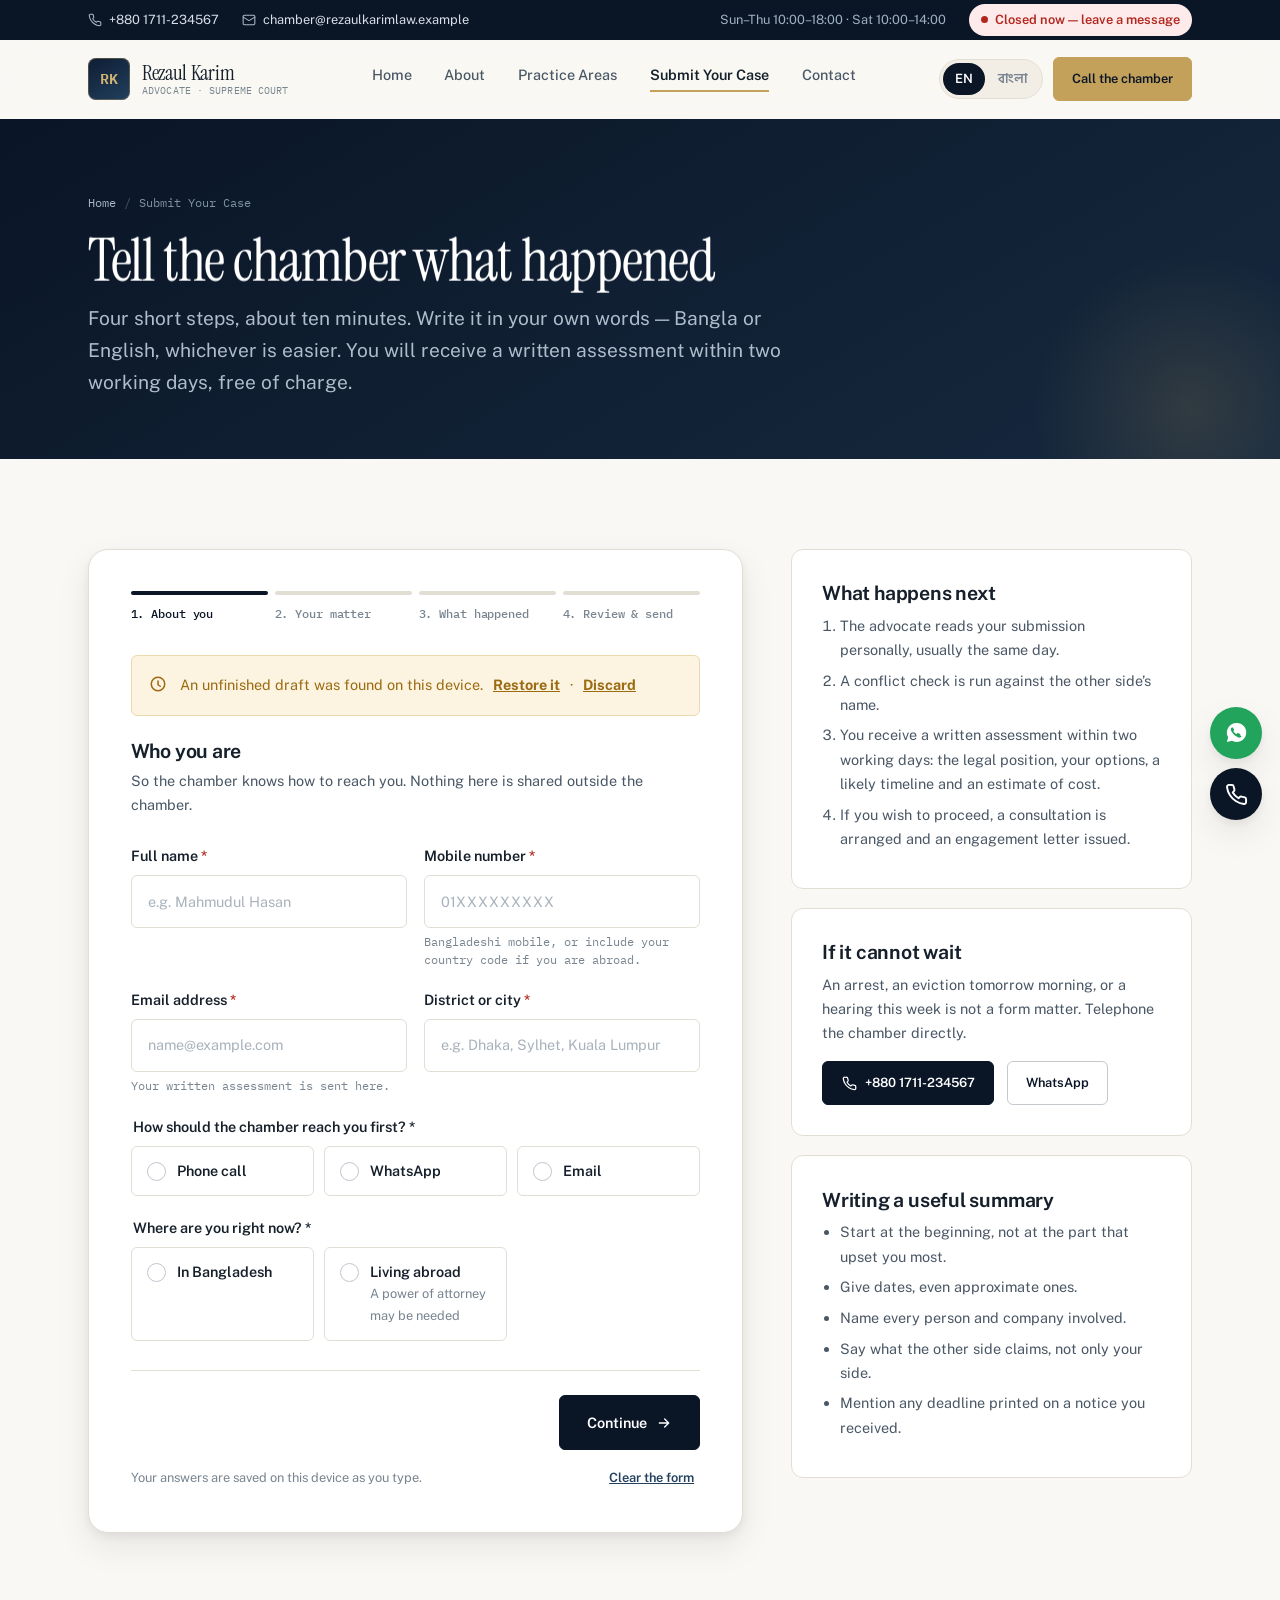
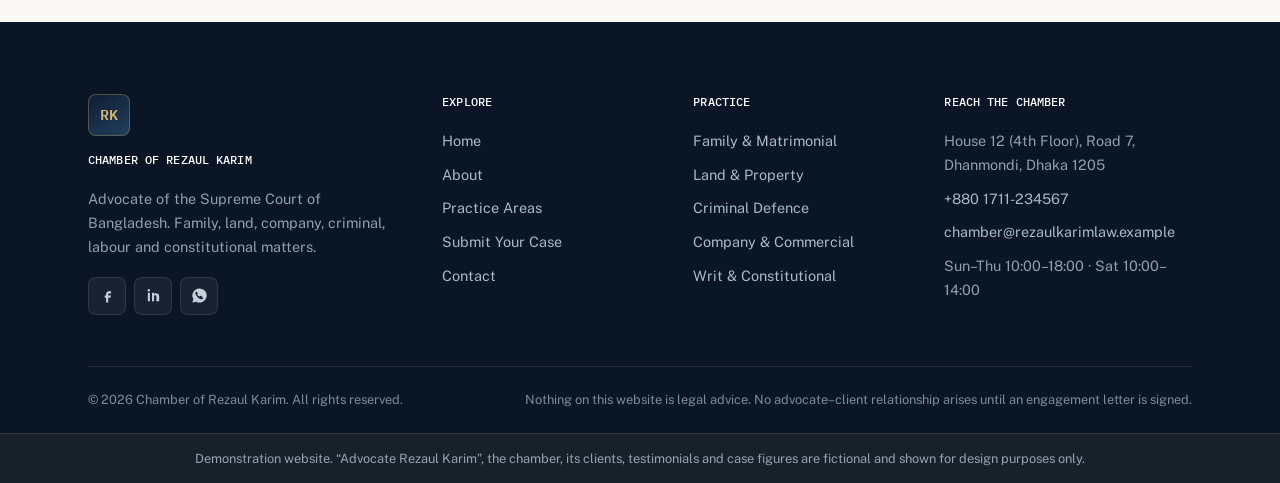
<file: case-submission.html>
<!doctype html>
<html lang="en">
<head>
<meta charset="utf-8">
<meta name="viewport" content="width=device-width, initial-scale=1">
<title>Submit Your Case &mdash; Advocate Rezaul Karim, Dhaka</title>
<meta name="description" content="Describe your legal problem in four short steps and receive a free written assessment from Advocate Rezaul Karim within two working days.">
<meta name="theme-color" content="#0A1526">
<!-- Where the case form submits. Set to the Chamber Console's origin, e.g.
     https://console.example.com, and submissions land in its Enquiries screen.
     Empty = the form simulates a send (design-demo mode). See README. -->
<meta name="chamber-api" content="">
<link rel="icon" href="data:image/svg+xml,%3Csvg xmlns='http://www.w3.org/2000/svg' viewBox='0 0 32 32'%3E%3Crect width='32' height='32' rx='7' fill='%230E1D33'/%3E%3Ctext x='16' y='22' font-family='Georgia,serif' font-size='16' fill='%23D4B673' text-anchor='middle'%3ERK%3C/text%3E%3C/svg%3E">
<link rel="preconnect" href="https://fonts.googleapis.com">
<link rel="preconnect" href="https://fonts.gstatic.com" crossorigin>
<link rel="stylesheet" href="https://fonts.googleapis.com/css2?family=Instrument+Serif:ital@0;1&family=Public+Sans:ital,wght@0,300..800;1,400..600&family=IBM+Plex+Mono:wght@400;500;600&family=Hind+Siliguri:wght@400;500;600;700&family=Noto+Serif+Bengali:wght@400;500;600&display=swap">
<link rel="stylesheet" href="assets/css/styles.css">
<script>document.documentElement.classList.add('js');</script>
</head>
<body>
<a class="skip-link" href="#main" data-i18n="a11y.skip">Skip to main content</a>

<div class="topbar">
  <div class="wrap">
    <div class="topbar-items">
      <a class="topbar-item" href="tel:+8801711234567">
        <svg viewBox="0 0 24 24" fill="none" stroke="currentColor" stroke-width="1.8" stroke-linecap="round" stroke-linejoin="round"><path d="M22 16.9v3a2 2 0 0 1-2.2 2 19.8 19.8 0 0 1-8.6-3.1 19.5 19.5 0 0 1-6-6A19.8 19.8 0 0 1 2.1 4.2 2 2 0 0 1 4.1 2h3a2 2 0 0 1 2 1.7c.1 1 .4 1.9.7 2.8a2 2 0 0 1-.5 2.1L8.1 9.9a16 16 0 0 0 6 6l1.3-1.3a2 2 0 0 1 2.1-.4c.9.3 1.8.6 2.8.7a2 2 0 0 1 1.7 2Z"/></svg>
        <span>+880 1711-234567</span>
      </a>
      <a class="topbar-item topbar-hide-sm" href="mailto:chamber@rezaulkarimlaw.example">
        <svg viewBox="0 0 24 24" fill="none" stroke="currentColor" stroke-width="1.8" stroke-linecap="round" stroke-linejoin="round"><rect x="2" y="4" width="20" height="16" rx="2"/><path d="m2 7 10 6 10-6"/></svg>
        <span>chamber@rezaulkarimlaw.example</span>
      </a>
    </div>
    <div class="topbar-items">
      <span class="topbar-item topbar-hide-sm" data-i18n="top.hours">Sun&ndash;Thu 10:00&ndash;18:00 &middot; Sat 10:00&ndash;14:00</span>
      <span class="pill pill--closed" data-open-status><span class="dot"></span><span>Chamber hours</span></span>
    </div>
  </div>
</div>

<header class="site-header">
  <div class="wrap">
    <nav class="nav" aria-label="Main">
      <a class="brand" href="index.html">
        <span class="brand-mark" aria-hidden="true">RK</span>
        <span class="brand-text">
          <span class="brand-name" data-i18n="brand.name">Rezaul Karim</span>
          <span class="brand-sub" data-i18n="brand.sub">Advocate &middot; Supreme Court</span>
        </span>
      </a>
      <ul class="nav-links" id="nav-links">
        <li><a href="index.html" data-i18n="nav.home">Home</a></li>
        <li><a href="about.html" data-i18n="nav.about">About</a></li>
        <li><a href="practice-areas.html" data-i18n="nav.practice">Practice Areas</a></li>
        <li><a href="case-submission.html" aria-current="page" data-i18n="nav.submit">Submit Your Case</a></li>
        <li><a href="contact.html" data-i18n="nav.contact">Contact</a></li>
        <li class="nav-cta-mobile"><a class="btn btn--gold btn--block" href="tel:+8801711234567" data-i18n="cta.callNow">Call the chamber</a></li>
      </ul>
      <div class="nav-actions">
        <div class="lang-toggle" role="group" aria-label="Language">
          <button type="button" data-lang="en" aria-pressed="true">EN</button>
          <button type="button" data-lang="bn" aria-pressed="false">বাংলা</button>
        </div>
        <a class="btn btn--gold btn--sm nav-cta-desktop" href="tel:+8801711234567" data-i18n="cta.callNow">Call the chamber</a>
        <button class="nav-toggle" type="button" aria-expanded="false" aria-controls="nav-links" aria-label="Open menu" data-i18n-aria="a11y.menu"><span></span></button>
      </div>
    </nav>
  </div>
  <div class="scroll-progress" aria-hidden="true"><i></i></div>
</header>
<div class="nav-scrim"></div>

<main id="main">

<section class="page-head">
  <div class="wrap">
    <ul class="crumbs">
      <li><a href="index.html" data-i18n="nav.home">Home</a></li>
      <li class="sep" aria-hidden="true">/</li>
      <li data-i18n="nav.submit">Submit Your Case</li>
    </ul>
    <h1 data-i18n="cs.title">Tell the chamber what happened</h1>
    <p data-i18n="cs.lead">Four short steps, about ten minutes. Write it in your own words &mdash; Bangla or English, whichever is easier. You will receive a written assessment within two working days, free of charge.</p>
  </div>
</section>

<section class="section">
  <div class="wrap">
    <div class="cs-layout">

      <!-- ============ FORM ============ -->
      <div>
        <div class="form-card">

          <ol class="stepper" id="stepper">
            <li class="is-current"><span class="bar"><i></i></span><span class="label" data-i18n="cs.step1">1. About you</span></li>
            <li><span class="bar"><i></i></span><span class="label" data-i18n="cs.step2">2. Your matter</span></li>
            <li><span class="bar"><i></i></span><span class="label" data-i18n="cs.step3">3. What happened</span></li>
            <li><span class="bar"><i></i></span><span class="label" data-i18n="cs.step4">4. Review &amp; send</span></li>
          </ol>

          <div class="notice notice--warn" id="draft-notice" hidden>
            <svg viewBox="0 0 24 24" fill="none" stroke="currentColor" stroke-width="2" stroke-linecap="round" stroke-linejoin="round"><path d="M12 8v5l3 2"/><circle cx="12" cy="12" r="9"/></svg>
            <p>
              <span data-i18n="cs.draftFound">An unfinished draft was found on this device.</span>
              <button type="button" id="restore-draft" style="background:none;border:0;font:inherit;font-weight:700;color:inherit;text-decoration:underline;cursor:pointer" data-i18n="cs.restore">Restore it</button>
              &middot;
              <button type="button" id="discard-draft" style="background:none;border:0;font:inherit;font-weight:700;color:inherit;text-decoration:underline;cursor:pointer" data-i18n="cs.discard">Discard</button>
            </p>
          </div>

          <form id="case-form" novalidate>

            <!-- ---------- Step 1 ---------- -->
            <section class="form-step is-active" data-step="1" aria-labelledby="s1h">
              <h3 id="s1h" data-i18n="cs.s1.h">Who you are</h3>
              <p class="step-intro" data-i18n="cs.s1.p">So the chamber knows how to reach you. Nothing here is shared outside the chamber.</p>

              <div class="form-row">
                <div class="field">
                  <label for="fullName"><span data-i18n="cs.f.name">Full name</span> <span class="req">*</span></label>
                  <input class="input" type="text" id="fullName" name="fullName" autocomplete="name" placeholder="e.g. Mahmudul Hasan" data-i18n-ph="cs.ph.name" required>
                  <span class="field-error" data-i18n="cs.e.name">Please write your full name.</span>
                </div>
                <div class="field">
                  <label for="phone"><span data-i18n="cs.f.phone">Mobile number</span> <span class="req">*</span></label>
                  <input class="input" type="tel" id="phone" name="phone" autocomplete="tel" placeholder="01XXXXXXXXX" data-i18n-ph="cs.ph.phone" required>
                  <span class="hint" data-i18n="cs.h.phone">Bangladeshi mobile, or include your country code if you are abroad.</span>
                  <span class="field-error" data-i18n="cs.e.phone">Enter a valid mobile number, e.g. 01712345678 or +60123456789.</span>
                </div>
              </div>

              <div class="form-row">
                <div class="field">
                  <label for="email"><span data-i18n="cs.f.email">Email address</span> <span class="req">*</span></label>
                  <input class="input" type="email" id="email" name="email" autocomplete="email" placeholder="name@example.com" data-i18n-ph="cs.ph.email" required>
                  <span class="hint" data-i18n="cs.h.email">Your written assessment is sent here.</span>
                  <span class="field-error" data-i18n="cs.e.email">Enter a valid email address.</span>
                </div>
                <div class="field">
                  <label for="district"><span data-i18n="cs.f.district">District or city</span> <span class="req">*</span></label>
                  <input class="input" type="text" id="district" name="district" placeholder="e.g. Dhaka, Sylhet, Kuala Lumpur" data-i18n-ph="cs.ph.district" required>
                  <span class="field-error" data-i18n="cs.e.district">Tell the chamber where you are.</span>
                </div>
              </div>

              <fieldset>
                <legend class="fieldset-legend"><span data-i18n="cs.f.reach">How should the chamber reach you first?</span> <span class="req">*</span></legend>
                <div class="choice-grid" data-group="contactMethod">
                  <label class="choice"><input type="radio" name="contactMethod" value="Phone call" required><span class="box"><svg viewBox="0 0 24 24" fill="none" stroke="currentColor" stroke-width="3" stroke-linecap="round" stroke-linejoin="round"><path d="m5 13 4 4L19 7"/></svg></span><span class="choice-text"><span class="choice-title" data-i18n="cs.o.call">Phone call</span></span></label>
                  <label class="choice"><input type="radio" name="contactMethod" value="WhatsApp"><span class="box"><svg viewBox="0 0 24 24" fill="none" stroke="currentColor" stroke-width="3" stroke-linecap="round" stroke-linejoin="round"><path d="m5 13 4 4L19 7"/></svg></span><span class="choice-text"><span class="choice-title" data-i18n="cs.o.whatsapp">WhatsApp</span></span></label>
                  <label class="choice"><input type="radio" name="contactMethod" value="Email"><span class="box"><svg viewBox="0 0 24 24" fill="none" stroke="currentColor" stroke-width="3" stroke-linecap="round" stroke-linejoin="round"><path d="m5 13 4 4L19 7"/></svg></span><span class="choice-text"><span class="choice-title" data-i18n="cs.o.email">Email</span></span></label>
                </div>
                <span class="field-error" data-i18n="cs.e.reach">Choose one way to be contacted.</span>
              </fieldset>

              <fieldset>
                <legend class="fieldset-legend"><span data-i18n="cs.f.where">Where are you right now?</span> <span class="req">*</span></legend>
                <div class="choice-grid" data-group="location">
                  <label class="choice"><input type="radio" name="location" value="In Bangladesh" required><span class="box"><svg viewBox="0 0 24 24" fill="none" stroke="currentColor" stroke-width="3" stroke-linecap="round" stroke-linejoin="round"><path d="m5 13 4 4L19 7"/></svg></span><span class="choice-text"><span class="choice-title" data-i18n="cs.o.inBd">In Bangladesh</span></span></label>
                  <label class="choice"><input type="radio" name="location" value="Living abroad"><span class="box"><svg viewBox="0 0 24 24" fill="none" stroke="currentColor" stroke-width="3" stroke-linecap="round" stroke-linejoin="round"><path d="m5 13 4 4L19 7"/></svg></span><span class="choice-text"><span class="choice-title" data-i18n="cs.o.abroad">Living abroad</span><span class="choice-note" data-i18n="cs.o.abroadNote">A power of attorney may be needed</span></span></label>
                </div>
                <span class="field-error" data-i18n="cs.e.where">Choose one.</span>
              </fieldset>

              <div class="form-nav">
                <span class="spacer"></span>
                <button class="btn" type="button" data-next>
                  <span data-i18n="cs.next">Continue</span>
                  <svg viewBox="0 0 24 24" width="16" height="16" fill="none" stroke="currentColor" stroke-width="2" stroke-linecap="round" stroke-linejoin="round"><path d="M5 12h14m-6-6 6 6-6 6"/></svg>
                </button>
              </div>
            </section>

            <!-- ---------- Step 2 ---------- -->
            <section class="form-step" data-step="2" aria-labelledby="s2h">
              <h3 id="s2h" data-i18n="cs.s2.h">The nature of your matter</h3>
              <p class="step-intro" data-i18n="cs.s2.p">If you are not sure which box your problem fits, pick the closest one. It will be corrected at the assessment stage.</p>

              <div class="field">
                <label for="area"><span data-i18n="cs.f.area">Area of law</span> <span class="req">*</span></label>
                <select class="select" id="area" name="area" required>
                  <option value="" data-i18n="cs.o.choose">Choose an area&hellip;</option>
                  <option value="Family &amp; Matrimonial" data-i18n="pa.family.t">Family &amp; Matrimonial</option>
                  <option value="Land &amp; Property" data-i18n="pa.land.t">Land &amp; Property</option>
                  <option value="Criminal Defence" data-i18n="pa.criminal.t">Criminal Defence</option>
                  <option value="Company &amp; Commercial" data-i18n="pa.company.t">Company &amp; Commercial</option>
                  <option value="Labour &amp; Employment" data-i18n="pa.labour.t">Labour &amp; Employment</option>
                  <option value="Writ &amp; Constitutional" data-i18n="pa.writ.t">Writ &amp; Constitutional</option>
                  <option value="Banking / Money Loan Court" data-i18n="pa.banking.t">Banking &amp; Money Loan Court</option>
                  <option value="Non-Resident Bangladeshi matter" data-i18n="pa.nrb.t">Non-Resident Bangladeshi Matters</option>
                  <option value="Not sure" data-i18n="cs.o.notSure">I am not sure</option>
                </select>
                <span class="field-error" data-i18n="cs.e.area">Choose the area that fits best.</span>
              </div>

              <fieldset>
                <legend class="fieldset-legend"><span data-i18n="cs.f.stage">What stage is the matter at?</span> <span class="req">*</span></legend>
                <div class="choice-grid" data-group="stage">
                  <label class="choice"><input type="radio" name="stage" value="Nothing filed yet" required><span class="box"><svg viewBox="0 0 24 24" fill="none" stroke="currentColor" stroke-width="3" stroke-linecap="round" stroke-linejoin="round"><path d="m5 13 4 4L19 7"/></svg></span><span class="choice-text"><span class="choice-title" data-i18n="cs.o.stage1">Nothing filed yet</span></span></label>
                  <label class="choice"><input type="radio" name="stage" value="Notice or demand received"><span class="box"><svg viewBox="0 0 24 24" fill="none" stroke="currentColor" stroke-width="3" stroke-linecap="round" stroke-linejoin="round"><path d="m5 13 4 4L19 7"/></svg></span><span class="choice-text"><span class="choice-title" data-i18n="cs.o.stage2">Notice or demand received</span></span></label>
                  <label class="choice"><input type="radio" name="stage" value="Case already filed"><span class="box"><svg viewBox="0 0 24 24" fill="none" stroke="currentColor" stroke-width="3" stroke-linecap="round" stroke-linejoin="round"><path d="m5 13 4 4L19 7"/></svg></span><span class="choice-text"><span class="choice-title" data-i18n="cs.o.stage3">Case already filed</span></span></label>
                  <label class="choice"><input type="radio" name="stage" value="Hearings ongoing"><span class="box"><svg viewBox="0 0 24 24" fill="none" stroke="currentColor" stroke-width="3" stroke-linecap="round" stroke-linejoin="round"><path d="m5 13 4 4L19 7"/></svg></span><span class="choice-text"><span class="choice-title" data-i18n="cs.o.stage4">Hearings ongoing</span></span></label>
                  <label class="choice"><input type="radio" name="stage" value="Judgment given"><span class="box"><svg viewBox="0 0 24 24" fill="none" stroke="currentColor" stroke-width="3" stroke-linecap="round" stroke-linejoin="round"><path d="m5 13 4 4L19 7"/></svg></span><span class="choice-text"><span class="choice-title" data-i18n="cs.o.stage5">Judgment given</span><span class="choice-note" data-i18n="cs.o.stage5Note">Appeal or execution</span></span></label>
                  <label class="choice"><input type="radio" name="stage" value="Only seeking advice"><span class="box"><svg viewBox="0 0 24 24" fill="none" stroke="currentColor" stroke-width="3" stroke-linecap="round" stroke-linejoin="round"><path d="m5 13 4 4L19 7"/></svg></span><span class="choice-text"><span class="choice-title" data-i18n="cs.o.stage6">Only seeking advice</span></span></label>
                </div>
                <span class="field-error" data-i18n="cs.e.stage">Choose the stage your matter has reached.</span>
              </fieldset>

              <div class="form-row">
                <div class="field">
                  <label for="opposing" data-i18n="cs.f.opposing">Other side &mdash; name or description</label>
                  <input class="input" type="text" id="opposing" name="opposing" placeholder="e.g. my brother-in-law; ABC Developers Ltd." data-i18n-ph="cs.ph.opposing">
                  <span class="hint" data-i18n="cs.h.opposing">Needed to check the chamber has no conflict of interest.</span>
                </div>
                <div class="field">
                  <label for="caseNo" data-i18n="cs.f.caseNo">Case / suit number, if any</label>
                  <input class="input" type="text" id="caseNo" name="caseNo" placeholder="e.g. Family Suit 214/2024, Dhaka" data-i18n-ph="cs.ph.caseNo">
                </div>
              </div>

              <fieldset>
                <legend class="fieldset-legend"><span data-i18n="cs.f.urgency">How urgent is it?</span> <span class="req">*</span></legend>
                <div class="choice-grid" data-group="urgency">
                  <label class="choice"><input type="radio" name="urgency" value="Urgent - within 7 days" required><span class="box"><svg viewBox="0 0 24 24" fill="none" stroke="currentColor" stroke-width="3" stroke-linecap="round" stroke-linejoin="round"><path d="m5 13 4 4L19 7"/></svg></span><span class="choice-text"><span class="choice-title" data-i18n="cs.o.urg1">Urgent</span><span class="choice-note" data-i18n="cs.o.urg1Note">A deadline inside 7 days</span></span></label>
                  <label class="choice"><input type="radio" name="urgency" value="Soon - within this month"><span class="box"><svg viewBox="0 0 24 24" fill="none" stroke="currentColor" stroke-width="3" stroke-linecap="round" stroke-linejoin="round"><path d="m5 13 4 4L19 7"/></svg></span><span class="choice-text"><span class="choice-title" data-i18n="cs.o.urg2">Soon</span><span class="choice-note" data-i18n="cs.o.urg2Note">Within this month</span></span></label>
                  <label class="choice"><input type="radio" name="urgency" value="Planning ahead"><span class="box"><svg viewBox="0 0 24 24" fill="none" stroke="currentColor" stroke-width="3" stroke-linecap="round" stroke-linejoin="round"><path d="m5 13 4 4L19 7"/></svg></span><span class="choice-text"><span class="choice-title" data-i18n="cs.o.urg3">Planning ahead</span><span class="choice-note" data-i18n="cs.o.urg3Note">No fixed deadline</span></span></label>
                </div>
                <span class="field-error" data-i18n="cs.e.urgency">Choose how urgent this is.</span>
              </fieldset>

              <div class="field" id="deadline-field">
                <label for="deadline" data-i18n="cs.f.deadline">Next hearing or deadline date, if you know it</label>
                <input class="input" type="date" id="deadline" name="deadline">
                <span class="field-error" data-i18n="cs.e.deadline">That date has already passed. Check it, or leave the field empty.</span>
              </div>

              <div class="form-nav">
                <button class="btn btn--ghost" type="button" data-prev>
                  <svg viewBox="0 0 24 24" width="16" height="16" fill="none" stroke="currentColor" stroke-width="2" stroke-linecap="round" stroke-linejoin="round"><path d="M19 12H5m6 6-6-6 6-6"/></svg>
                  <span data-i18n="cs.back">Back</span>
                </button>
                <button class="btn" type="button" data-next>
                  <span data-i18n="cs.next">Continue</span>
                  <svg viewBox="0 0 24 24" width="16" height="16" fill="none" stroke="currentColor" stroke-width="2" stroke-linecap="round" stroke-linejoin="round"><path d="M5 12h14m-6-6 6 6-6 6"/></svg>
                </button>
              </div>
            </section>

            <!-- ---------- Step 3 ---------- -->
            <section class="form-step" data-step="3" aria-labelledby="s3h">
              <h3 id="s3h" data-i18n="cs.s3.h">What happened, in your words</h3>
              <p class="step-intro" data-i18n="cs.s3.p">Write it as you would tell a friend. Dates and names matter more than legal language &mdash; the law is the advocate&rsquo;s job.</p>

              <div class="field">
                <label for="summary"><span data-i18n="cs.f.summary">Summary of the problem</span> <span class="req">*</span></label>
                <textarea class="textarea" id="summary" name="summary" maxlength="2500" placeholder="Start from the beginning. Who is involved, what was agreed or what went wrong, and what has happened since." data-i18n-ph="cs.ph.summary" required></textarea>
                <div class="char-count" data-counter-for="summary"><span data-count-value>0</span> / 2500</div>
                <span class="hint" data-i18n="cs.h.summary">At least 80 characters. The more detail, the more useful the assessment.</span>
                <span class="field-error" data-i18n="cs.e.summary">Please describe the problem in at least 80 characters.</span>
              </div>

              <div class="field">
                <label for="timeline" data-i18n="cs.f.timeline">Key dates</label>
                <textarea class="textarea" id="timeline" name="timeline" maxlength="1200" style="min-height:110px" placeholder="12 Mar 2023 - agreement signed&#10;04 Jan 2025 - legal notice received&#10;19 Feb 2025 - first hearing" data-i18n-ph="cs.ph.timeline"></textarea>
                <span class="hint" data-i18n="cs.h.timeline">One event per line. Approximate dates are fine.</span>
              </div>

              <div class="field">
                <label for="outcome"><span data-i18n="cs.f.outcome">What outcome do you want?</span> <span class="req">*</span></label>
                <textarea class="textarea" id="outcome" name="outcome" maxlength="800" style="min-height:110px" placeholder="e.g. I want the land record corrected in my name, or a fair settlement without a long case." data-i18n-ph="cs.ph.outcome" required></textarea>
                <span class="field-error" data-i18n="cs.e.outcome">Tell the chamber what result you are hoping for.</span>
              </div>

              <fieldset>
                <legend class="fieldset-legend">
                  <span data-i18n="cs.f.docs">Which documents do you already have?</span>
                  <span class="hint" data-i18n="cs.h.docs">Tick everything you can put your hands on. Do not send originals by post.</span>
                </legend>
                <div class="choice-grid" data-group="documents">
                  <label class="choice"><input type="checkbox" name="documents" value="Deed / khatian / mutation papers"><span class="box"><svg viewBox="0 0 24 24" fill="none" stroke="currentColor" stroke-width="3" stroke-linecap="round" stroke-linejoin="round"><path d="m5 13 4 4L19 7"/></svg></span><span class="choice-text"><span class="choice-title" data-i18n="cs.d.deed">Deed / khatian</span></span></label>
                  <label class="choice"><input type="checkbox" name="documents" value="Nikahnama / family papers"><span class="box"><svg viewBox="0 0 24 24" fill="none" stroke="currentColor" stroke-width="3" stroke-linecap="round" stroke-linejoin="round"><path d="m5 13 4 4L19 7"/></svg></span><span class="choice-text"><span class="choice-title" data-i18n="cs.d.nikah">Nikahnama / family papers</span></span></label>
                  <label class="choice"><input type="checkbox" name="documents" value="Contract or agreement"><span class="box"><svg viewBox="0 0 24 24" fill="none" stroke="currentColor" stroke-width="3" stroke-linecap="round" stroke-linejoin="round"><path d="m5 13 4 4L19 7"/></svg></span><span class="choice-text"><span class="choice-title" data-i18n="cs.d.contract">Contract or agreement</span></span></label>
                  <label class="choice"><input type="checkbox" name="documents" value="FIR / charge sheet / court order"><span class="box"><svg viewBox="0 0 24 24" fill="none" stroke="currentColor" stroke-width="3" stroke-linecap="round" stroke-linejoin="round"><path d="m5 13 4 4L19 7"/></svg></span><span class="choice-text"><span class="choice-title" data-i18n="cs.d.fir">FIR / court order</span></span></label>
                  <label class="choice"><input type="checkbox" name="documents" value="Legal notice received"><span class="box"><svg viewBox="0 0 24 24" fill="none" stroke="currentColor" stroke-width="3" stroke-linecap="round" stroke-linejoin="round"><path d="m5 13 4 4L19 7"/></svg></span><span class="choice-text"><span class="choice-title" data-i18n="cs.d.notice">Legal notice</span></span></label>
                  <label class="choice"><input type="checkbox" name="documents" value="Bank or payment records"><span class="box"><svg viewBox="0 0 24 24" fill="none" stroke="currentColor" stroke-width="3" stroke-linecap="round" stroke-linejoin="round"><path d="m5 13 4 4L19 7"/></svg></span><span class="choice-text"><span class="choice-title" data-i18n="cs.d.bank">Bank / payment records</span></span></label>
                  <label class="choice"><input type="checkbox" name="documents" value="NID / passport"><span class="box"><svg viewBox="0 0 24 24" fill="none" stroke="currentColor" stroke-width="3" stroke-linecap="round" stroke-linejoin="round"><path d="m5 13 4 4L19 7"/></svg></span><span class="choice-text"><span class="choice-title" data-i18n="cs.d.nid">NID / passport</span></span></label>
                  <label class="choice"><input type="checkbox" name="documents" value="None yet"><span class="box"><svg viewBox="0 0 24 24" fill="none" stroke="currentColor" stroke-width="3" stroke-linecap="round" stroke-linejoin="round"><path d="m5 13 4 4L19 7"/></svg></span><span class="choice-text"><span class="choice-title" data-i18n="cs.d.none">None yet</span></span></label>
                </div>
              </fieldset>

              <div class="field">
                <label for="priorLawyer" data-i18n="cs.f.prior">Has another lawyer already worked on this?</label>
                <select class="select" id="priorLawyer" name="priorLawyer">
                  <option value="No" data-i18n="cs.o.no">No</option>
                  <option value="Yes - still engaged" data-i18n="cs.o.priorYes">Yes, still engaged</option>
                  <option value="Yes - no longer engaged" data-i18n="cs.o.priorWas">Yes, but no longer engaged</option>
                </select>
                <span class="hint" data-i18n="cs.h.prior">Professional courtesy requires this to be known before the chamber can act.</span>
              </div>

              <div class="form-nav">
                <button class="btn btn--ghost" type="button" data-prev>
                  <svg viewBox="0 0 24 24" width="16" height="16" fill="none" stroke="currentColor" stroke-width="2" stroke-linecap="round" stroke-linejoin="round"><path d="M19 12H5m6 6-6-6 6-6"/></svg>
                  <span data-i18n="cs.back">Back</span>
                </button>
                <button class="btn" type="button" data-next>
                  <span data-i18n="cs.review">Review my submission</span>
                  <svg viewBox="0 0 24 24" width="16" height="16" fill="none" stroke="currentColor" stroke-width="2" stroke-linecap="round" stroke-linejoin="round"><path d="M5 12h14m-6-6 6 6-6 6"/></svg>
                </button>
              </div>
            </section>

            <!-- ---------- Step 4 ---------- -->
            <section class="form-step" data-step="4" aria-labelledby="s4h">
              <h3 id="s4h" data-i18n="cs.s4.h">Check it before it goes</h3>
              <p class="step-intro" data-i18n="cs.s4.p">Read it once more. Anything you want to change, use the Back button &mdash; nothing is sent until you press Send.</p>

              <ul class="review-list" id="review-list"></ul>

              <fieldset>
                <div class="choice-grid" style="grid-template-columns:1fr">
                  <label class="choice"><input type="checkbox" name="consentTruth" required><span class="box"><svg viewBox="0 0 24 24" fill="none" stroke="currentColor" stroke-width="3" stroke-linecap="round" stroke-linejoin="round"><path d="m5 13 4 4L19 7"/></svg></span><span class="choice-text"><span class="choice-title" data-i18n="cs.consent1">What I have written is true to the best of my knowledge.</span></span></label>
                  <label class="choice"><input type="checkbox" name="consentTerms" required><span class="box"><svg viewBox="0 0 24 24" fill="none" stroke="currentColor" stroke-width="3" stroke-linecap="round" stroke-linejoin="round"><path d="m5 13 4 4L19 7"/></svg></span><span class="choice-text"><span class="choice-title" data-i18n="cs.consent2">I understand that sending this form does not create an advocate&ndash;client relationship, and that one begins only when an engagement letter is signed.</span></span></label>
                </div>
                <span class="field-error" id="consent-error" data-i18n="cs.e.consent">Please tick both boxes to continue.</span>
              </fieldset>

              <div class="notice notice--info">
                <svg viewBox="0 0 24 24" fill="none" stroke="currentColor" stroke-width="2" stroke-linecap="round" stroke-linejoin="round"><circle cx="12" cy="12" r="9"/><path d="M12 16v-4m0-4h.01"/></svg>
                <p data-i18n="cs.privacy">Your submission is treated as privileged and is read only by the advocate. It is never sold, shared or used for marketing.</p>
              </div>

              <div class="form-nav">
                <button class="btn btn--ghost" type="button" data-prev>
                  <svg viewBox="0 0 24 24" width="16" height="16" fill="none" stroke="currentColor" stroke-width="2" stroke-linecap="round" stroke-linejoin="round"><path d="M19 12H5m6 6-6-6 6-6"/></svg>
                  <span data-i18n="cs.back">Back</span>
                </button>
                <button class="btn btn--gold" type="submit" id="submit-btn">
                  <svg viewBox="0 0 24 24" width="16" height="16" fill="none" stroke="currentColor" stroke-width="2" stroke-linecap="round" stroke-linejoin="round"><path d="m22 2-7 20-4-9-9-4Z"/><path d="M22 2 11 13"/></svg>
                  <span data-i18n="cs.send">Send to the chamber</span>
                </button>
              </div>
            </section>
          </form>

          <!-- ---------- Success ---------- -->
          <div class="success-panel" id="success-panel" hidden>
            <div class="success-check">
              <svg viewBox="0 0 24 24" fill="none" stroke="currentColor" stroke-width="2.5" stroke-linecap="round" stroke-linejoin="round"><path d="m5 13 4 4L19 7"/></svg>
            </div>
            <h3 data-i18n="cs.ok.h">Your case has reached the chamber</h3>
            <p data-i18n="cs.ok.p">Keep this reference number. Quote it in any email or phone call about your matter.</p>
            <div class="ref-code">
              <span id="ref-number">RK-2026-0000</span>
              <button class="copy-btn" type="button" data-copy="ref-number" aria-label="Copy reference number" data-i18n-aria="cs.ok.copy">
                <svg viewBox="0 0 24 24" fill="none" stroke="currentColor" stroke-width="2" stroke-linecap="round" stroke-linejoin="round"><rect x="9" y="9" width="13" height="13" rx="2"/><path d="M5 15H4a2 2 0 0 1-2-2V4a2 2 0 0 1 2-2h9a2 2 0 0 1 2 2v1"/></svg>
              </button>
            </div>
            <p data-i18n-html="cs.ok.next">A written assessment will reach you within two working days. If your matter is urgent, call <strong>+880 1711-234567</strong> and quote the reference above.</p>
            <div class="btn-row btn-row--center" style="margin-top:1.6rem">
              <button class="btn btn--ghost" type="button" id="print-btn" data-i18n="cs.ok.print">Print or save a copy</button>
              <a class="btn" href="index.html" data-i18n="cs.ok.home">Back to the home page</a>
            </div>
            <p style="font-size:var(--fs-xs);color:var(--muted);margin-top:1.8rem" data-i18n="cs.ok.demo">Demonstration only: this form is not connected to a mail server, so nothing has actually been sent. On the live site the submission is delivered to the chamber and copied to your email.</p>
          </div>

          <div class="draft-bar">
            <span id="draft-status" data-i18n="cs.draftIdle">Your answers are saved on this device as you type.</span>
            <button type="button" id="clear-form" data-i18n="cs.clear">Clear the form</button>
          </div>
        </div>
      </div>

      <!-- ============ SIDEBAR ============ -->
      <aside>
        <div class="card reveal" style="margin-bottom:1.2rem">
          <h3 data-i18n="cs.side.h1">What happens next</h3>
          <ol style="padding-left:1.1rem;font-size:var(--fs-sm);margin-bottom:0">
            <li data-i18n="cs.side.n1">The advocate reads your submission personally, usually the same day.</li>
            <li data-i18n="cs.side.n2">A conflict check is run against the other side&rsquo;s name.</li>
            <li data-i18n="cs.side.n3">You receive a written assessment within two working days: the legal position, your options, a likely timeline and an estimate of cost.</li>
            <li data-i18n="cs.side.n4">If you wish to proceed, a consultation is arranged and an engagement letter issued.</li>
          </ol>
        </div>

        <div class="card reveal" data-delay="1" style="margin-bottom:1.2rem">
          <h3 data-i18n="cs.side.h2">If it cannot wait</h3>
          <p style="font-size:var(--fs-sm)" data-i18n="cs.side.urgent">An arrest, an eviction tomorrow morning, or a hearing this week is not a form matter. Telephone the chamber directly.</p>
          <div class="btn-row">
            <a class="btn btn--sm" href="tel:+8801711234567">
              <svg viewBox="0 0 24 24" width="15" height="15" fill="none" stroke="currentColor" stroke-width="2" stroke-linecap="round" stroke-linejoin="round"><path d="M22 16.9v3a2 2 0 0 1-2.2 2 19.8 19.8 0 0 1-8.6-3.1 19.5 19.5 0 0 1-6-6A19.8 19.8 0 0 1 2.1 4.2 2 2 0 0 1 4.1 2h3a2 2 0 0 1 2 1.7c.1 1 .4 1.9.7 2.8a2 2 0 0 1-.5 2.1L8.1 9.9a16 16 0 0 0 6 6l1.3-1.3a2 2 0 0 1 2.1-.4c.9.3 1.8.6 2.8.7a2 2 0 0 1 1.7 2Z"/></svg>
              <span>+880 1711-234567</span>
            </a>
            <a class="btn btn--ghost btn--sm" href="https://wa.me/8801711234567" target="_blank" rel="noopener" data-i18n="cs.side.wa">WhatsApp</a>
          </div>
        </div>

        <div class="card reveal" data-delay="2">
          <h3 data-i18n="cs.side.h3">Writing a useful summary</h3>
          <ul style="font-size:var(--fs-sm);padding-left:1.1rem;margin-bottom:0">
            <li data-i18n="cs.side.t1">Start at the beginning, not at the part that upset you most.</li>
            <li data-i18n="cs.side.t2">Give dates, even approximate ones.</li>
            <li data-i18n="cs.side.t3">Name every person and company involved.</li>
            <li data-i18n="cs.side.t4">Say what the other side claims, not only your side.</li>
            <li data-i18n="cs.side.t5">Mention any deadline printed on a notice you received.</li>
          </ul>
        </div>
      </aside>
    </div>
  </div>
</section>

</main>

<footer class="site-footer">
  <div class="wrap">
    <div class="footer-grid">
      <div class="footer-brand">
        <span class="brand-mark" aria-hidden="true">RK</span>
        <h4 data-i18n="footer.chamber">Chamber of Rezaul Karim</h4>
        <p data-i18n="footer.blurb">Advocate of the Supreme Court of Bangladesh. Family, land, company, criminal, labour and constitutional matters.</p>
        <div class="social">
          <a href="#" aria-label="Facebook"><svg viewBox="0 0 24 24" fill="currentColor"><path d="M14 9h3V6h-3c-2.2 0-4 1.8-4 4v2H8v3h2v7h3v-7h3l1-3h-4v-2c0-.6.4-1 1-1Z"/></svg></a>
          <a href="#" aria-label="LinkedIn"><svg viewBox="0 0 24 24" fill="currentColor"><path d="M6.9 8H4v12h2.9Zm.2-3.4a1.7 1.7 0 1 0-3.4 0 1.7 1.7 0 0 0 3.4 0ZM20 13.4c0-3.3-2.1-4.6-4.2-4.6-1.6 0-2.6.9-3 1.5V8H9.9v12h2.9v-6.4c0-1.3.9-2 1.8-2s1.5.7 1.5 2V20H20Z"/></svg></a>
          <a href="#" aria-label="WhatsApp"><svg viewBox="0 0 24 24" fill="currentColor"><path d="M12 2a10 10 0 0 0-8.7 15L2 22l5.2-1.3A10 10 0 1 0 12 2Zm5.3 14.1c-.2.6-1.3 1.2-1.8 1.2-.5.1-1 .1-1.7-.1a13 13 0 0 1-6.9-6c-.5-.9-.8-1.8-.8-2.6 0-.9.5-1.4.7-1.6.2-.2.5-.3.7-.3h.5c.2 0 .4 0 .6.5l.8 2c.1.2.1.4 0 .6l-.4.5c-.1.2-.3.3-.1.6.5.8 1 1.4 1.7 1.9.6.4 1 .6 1.2.7.2.1.4.1.5-.1l.7-.8c.2-.2.3-.2.6-.1l2 1c.2.1.4.2.4.3 0 .1 0 .5-.2 1Z"/></svg></a>
        </div>
      </div>
      <div>
        <h4 data-i18n="footer.explore">Explore</h4>
        <ul>
          <li><a href="index.html" data-i18n="nav.home">Home</a></li>
          <li><a href="about.html" data-i18n="nav.about">About</a></li>
          <li><a href="practice-areas.html" data-i18n="nav.practice">Practice Areas</a></li>
          <li><a href="case-submission.html" data-i18n="nav.submit">Submit Your Case</a></li>
          <li><a href="contact.html" data-i18n="nav.contact">Contact</a></li>
        </ul>
      </div>
      <div>
        <h4 data-i18n="footer.practice">Practice</h4>
        <ul>
          <li><a href="practice-areas.html#family" data-i18n="pa.family.t">Family &amp; Matrimonial</a></li>
          <li><a href="practice-areas.html#land" data-i18n="pa.land.t">Land &amp; Property</a></li>
          <li><a href="practice-areas.html#criminal" data-i18n="pa.criminal.t">Criminal Defence</a></li>
          <li><a href="practice-areas.html#company" data-i18n="pa.company.t">Company &amp; Commercial</a></li>
          <li><a href="practice-areas.html#writ" data-i18n="pa.writ.t">Writ &amp; Constitutional</a></li>
        </ul>
      </div>
      <div>
        <h4 data-i18n="footer.reach">Reach the chamber</h4>
        <ul>
          <li data-i18n-html="footer.addr">House 12 (4th Floor), Road 7,<br>Dhanmondi, Dhaka 1205</li>
          <li><a href="tel:+8801711234567">+880 1711-234567</a></li>
          <li><a href="mailto:chamber@rezaulkarimlaw.example">chamber@rezaulkarimlaw.example</a></li>
          <li data-i18n="top.hours">Sun&ndash;Thu 10:00&ndash;18:00 &middot; Sat 10:00&ndash;14:00</li>
        </ul>
      </div>
    </div>
    <div class="footer-bottom">
      <span>&copy; <span data-year>2026</span> <span data-i18n="footer.rights">Chamber of Rezaul Karim. All rights reserved.</span></span>
      <span data-i18n="footer.disclaimer">Nothing on this website is legal advice. No advocate&ndash;client relationship arises until an engagement letter is signed.</span>
    </div>
  </div>
  <div class="demo-note">
    <div class="wrap"><span data-i18n="footer.demo">Demonstration website. &ldquo;Advocate Rezaul Karim&rdquo;, the chamber, its clients, testimonials and case figures are fictional and shown for design purposes only.</span></div>
  </div>
</footer>

<div class="fab-stack">
  <a class="fab fab--wa" href="https://wa.me/8801711234567" target="_blank" rel="noopener" aria-label="Chat on WhatsApp" data-i18n-aria="a11y.whatsapp">
    <svg viewBox="0 0 24 24" fill="currentColor"><path d="M12 2a10 10 0 0 0-8.7 15L2 22l5.2-1.3A10 10 0 1 0 12 2Zm5.3 14.1c-.2.6-1.3 1.2-1.8 1.2-.5.1-1 .1-1.7-.1a13 13 0 0 1-6.9-6c-.5-.9-.8-1.8-.8-2.6 0-.9.5-1.4.7-1.6.2-.2.5-.3.7-.3h.5c.2 0 .4 0 .6.5l.8 2c.1.2.1.4 0 .6l-.4.5c-.1.2-.3.3-.1.6.5.8 1 1.4 1.7 1.9.6.4 1 .6 1.2.7.2.1.4.1.5-.1l.7-.8c.2-.2.3-.2.6-.1l2 1c.2.1.4.2.4.3 0 .1 0 .5-.2 1Z"/></svg>
  </a>
  <a class="fab fab--call" href="tel:+8801711234567" aria-label="Call the chamber" data-i18n-aria="a11y.call">
    <svg viewBox="0 0 24 24" fill="none" stroke="currentColor" stroke-width="2" stroke-linecap="round" stroke-linejoin="round"><path d="M22 16.9v3a2 2 0 0 1-2.2 2 19.8 19.8 0 0 1-8.6-3.1 19.5 19.5 0 0 1-6-6A19.8 19.8 0 0 1 2.1 4.2 2 2 0 0 1 4.1 2h3a2 2 0 0 1 2 1.7c.1 1 .4 1.9.7 2.8a2 2 0 0 1-.5 2.1L8.1 9.9a16 16 0 0 0 6 6l1.3-1.3a2 2 0 0 1 2.1-.4c.9.3 1.8.6 2.8.7a2 2 0 0 1 1.7 2Z"/></svg>
  </a>
  <button class="fab fab--top" type="button" aria-label="Back to top" data-i18n-aria="a11y.top">
    <svg viewBox="0 0 24 24" fill="none" stroke="currentColor" stroke-width="2" stroke-linecap="round" stroke-linejoin="round"><path d="M12 19V5m-7 7 7-7 7 7"/></svg>
  </button>
</div>

<script src="assets/js/i18n.bn.js"></script>
<script src="assets/js/main.js"></script>
<script src="assets/js/case-form.js"></script>
</body>
</html>
</file>
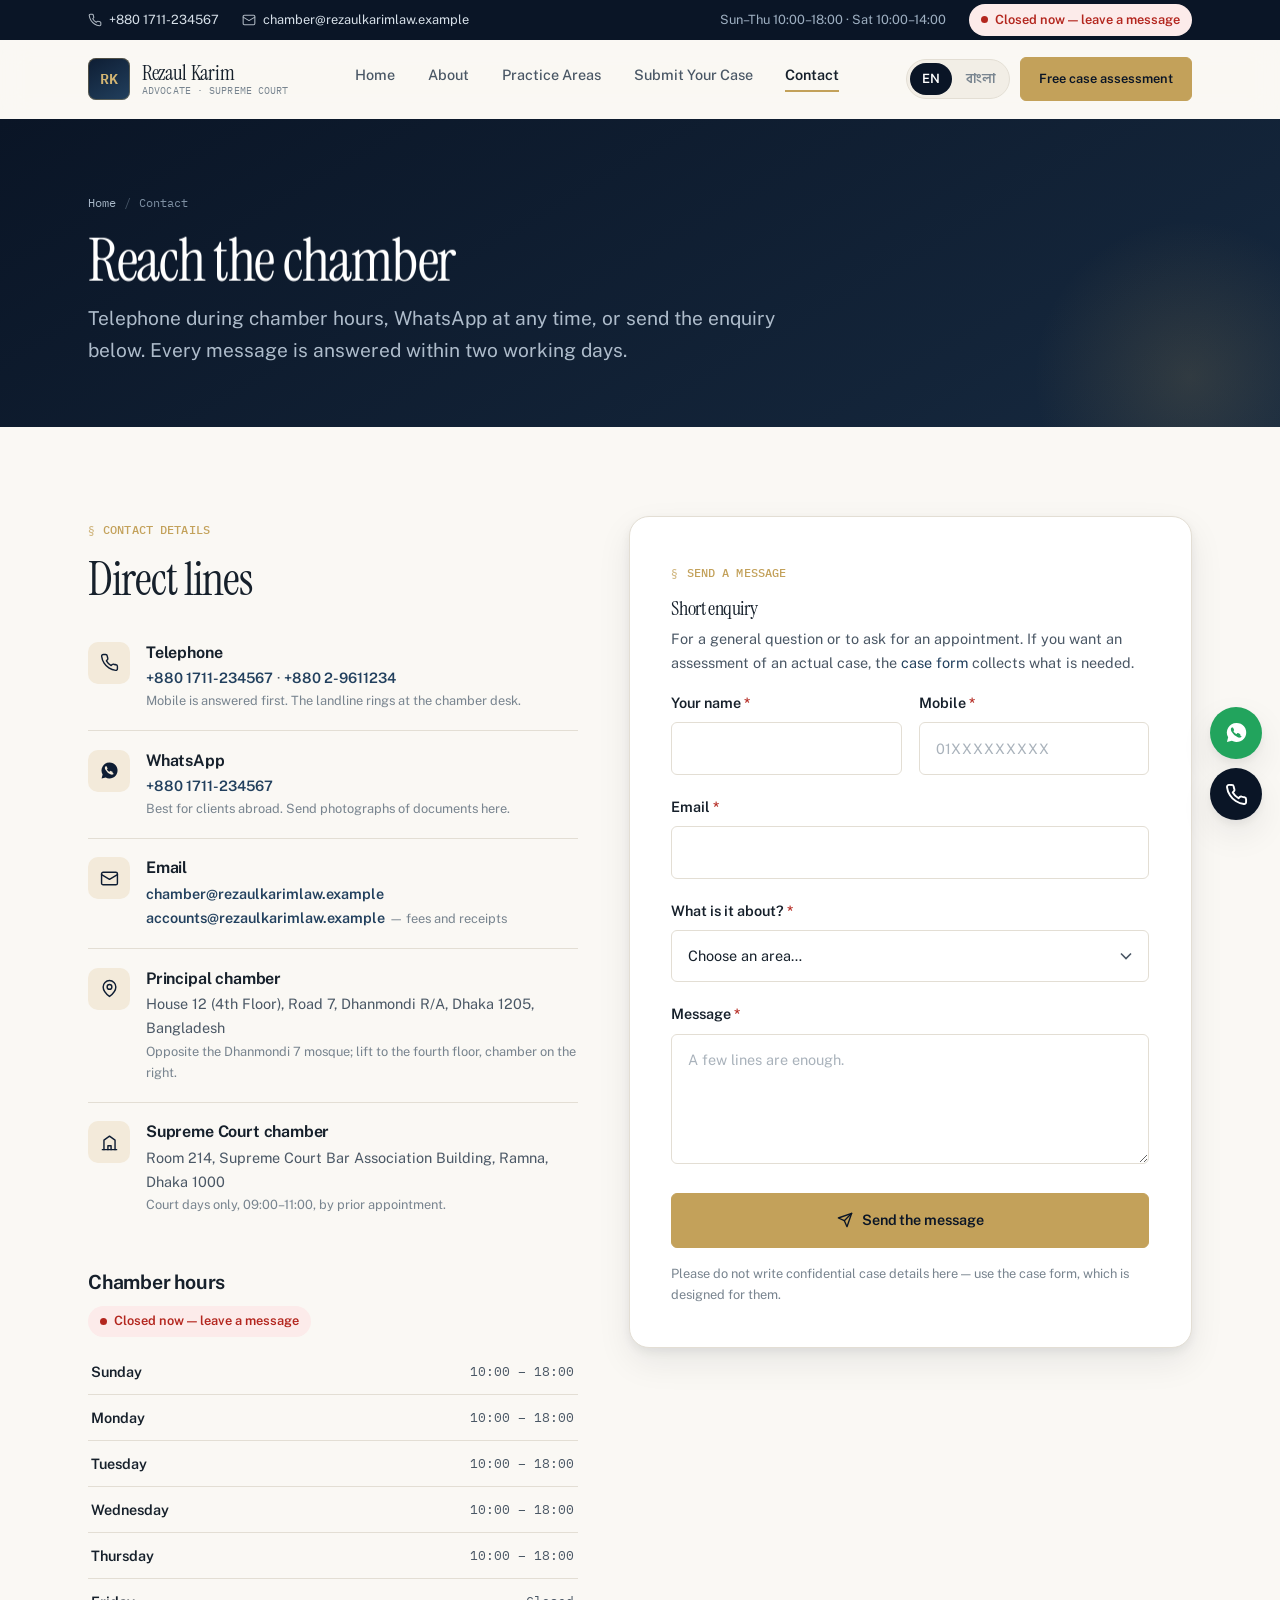
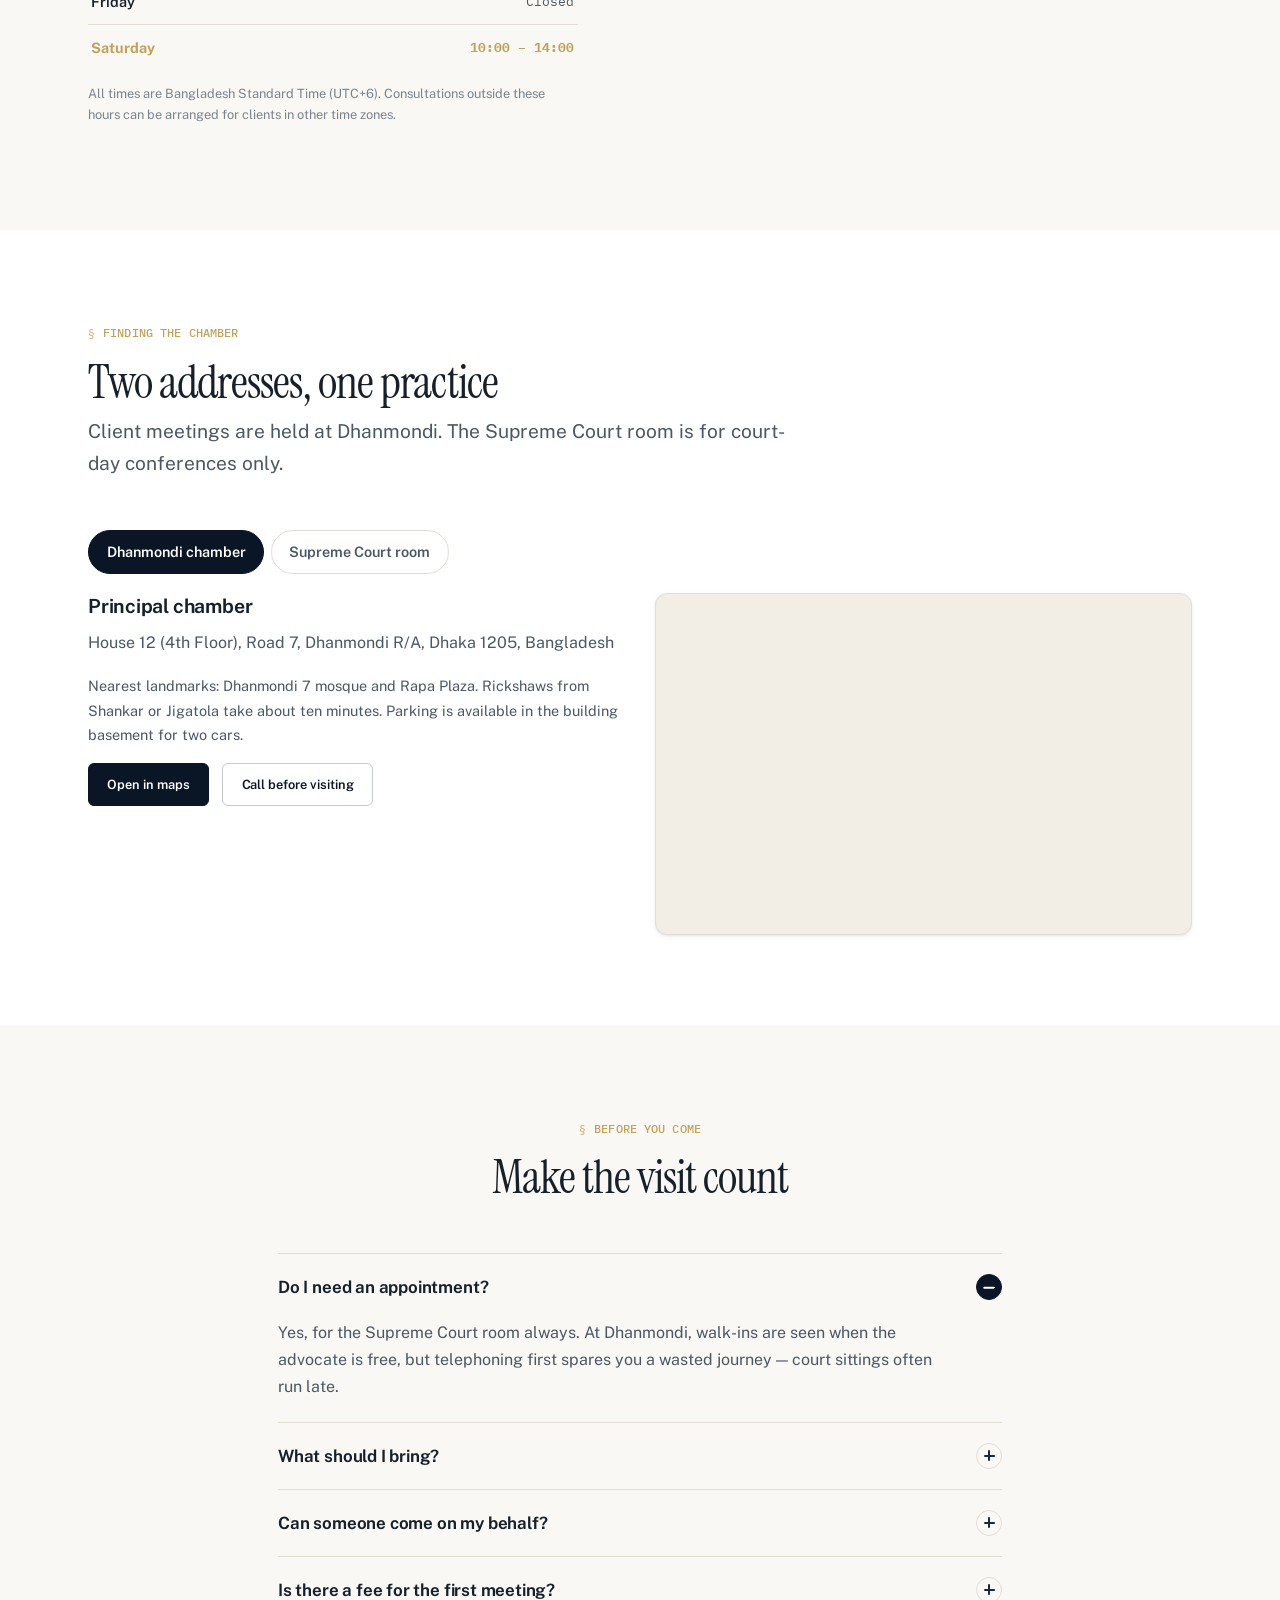
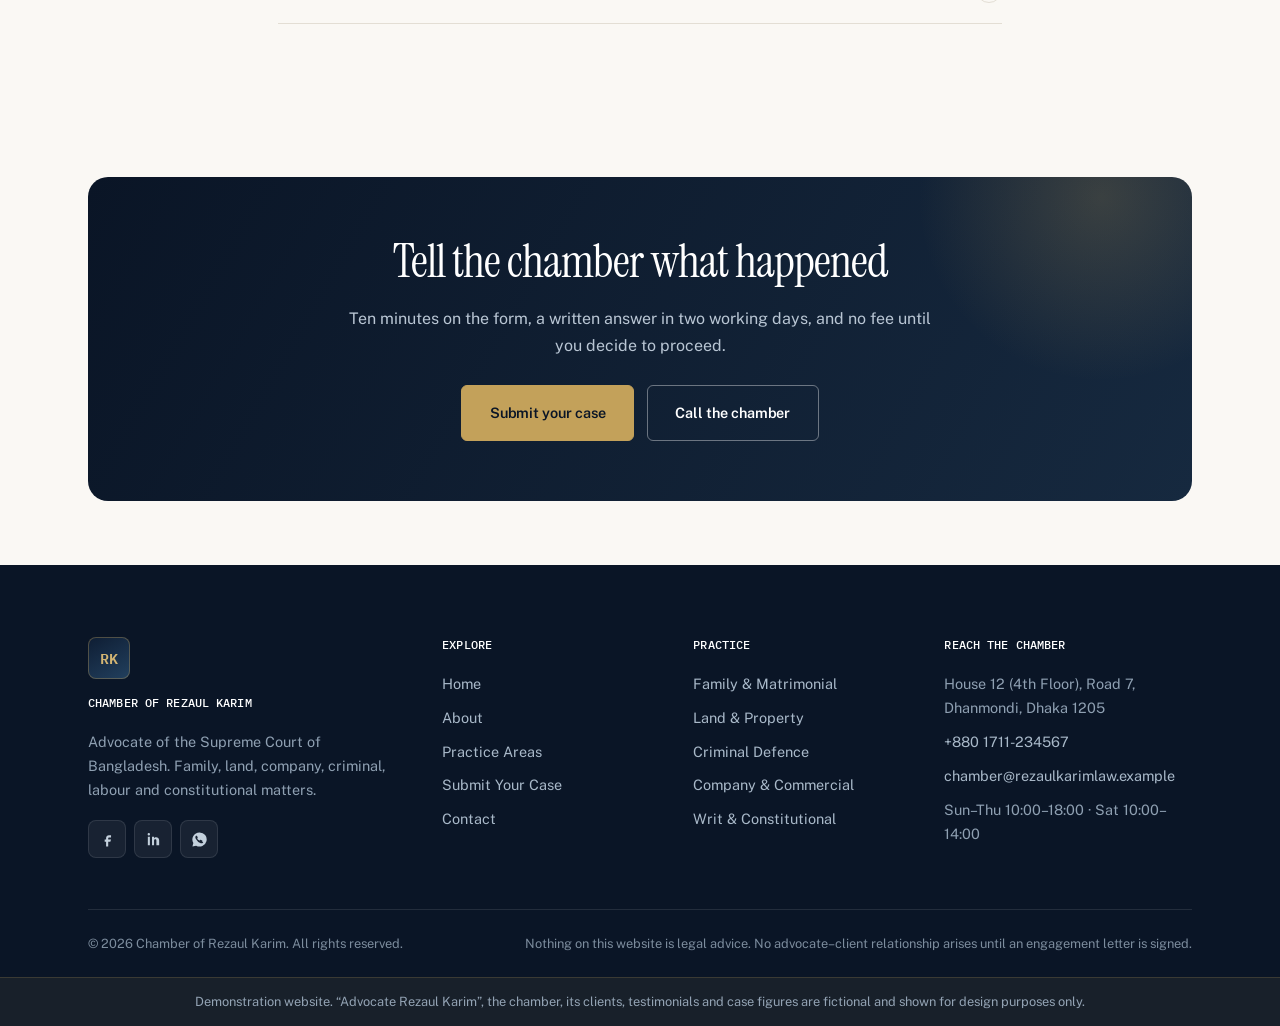
<file: contact.html>
<!doctype html>
<html lang="en">
<head>
<meta charset="utf-8">
<meta name="viewport" content="width=device-width, initial-scale=1">
<title>Contact &mdash; Chamber of Advocate Rezaul Karim, Dhaka</title>
<meta name="description" content="Chamber address in Dhanmondi and at the Supreme Court, Dhaka. Phone, WhatsApp, email, chamber hours and directions, with a short enquiry form.">
<meta name="theme-color" content="#0A1526">
<link rel="icon" href="data:image/svg+xml,%3Csvg xmlns='http://www.w3.org/2000/svg' viewBox='0 0 32 32'%3E%3Crect width='32' height='32' rx='7' fill='%230E1D33'/%3E%3Ctext x='16' y='22' font-family='Georgia,serif' font-size='16' fill='%23D4B673' text-anchor='middle'%3ERK%3C/text%3E%3C/svg%3E">
<link rel="preconnect" href="https://fonts.googleapis.com">
<link rel="preconnect" href="https://fonts.gstatic.com" crossorigin>
<link rel="stylesheet" href="https://fonts.googleapis.com/css2?family=Instrument+Serif:ital@0;1&family=Public+Sans:ital,wght@0,300..800;1,400..600&family=IBM+Plex+Mono:wght@400;500;600&family=Hind+Siliguri:wght@400;500;600;700&family=Noto+Serif+Bengali:wght@400;500;600&display=swap">
<link rel="stylesheet" href="assets/css/styles.css">
<script>document.documentElement.classList.add('js');</script>
</head>
<body>
<a class="skip-link" href="#main" data-i18n="a11y.skip">Skip to main content</a>

<div class="topbar">
  <div class="wrap">
    <div class="topbar-items">
      <a class="topbar-item" href="tel:+8801711234567">
        <svg viewBox="0 0 24 24" fill="none" stroke="currentColor" stroke-width="1.8" stroke-linecap="round" stroke-linejoin="round"><path d="M22 16.9v3a2 2 0 0 1-2.2 2 19.8 19.8 0 0 1-8.6-3.1 19.5 19.5 0 0 1-6-6A19.8 19.8 0 0 1 2.1 4.2 2 2 0 0 1 4.1 2h3a2 2 0 0 1 2 1.7c.1 1 .4 1.9.7 2.8a2 2 0 0 1-.5 2.1L8.1 9.9a16 16 0 0 0 6 6l1.3-1.3a2 2 0 0 1 2.1-.4c.9.3 1.8.6 2.8.7a2 2 0 0 1 1.7 2Z"/></svg>
        <span>+880 1711-234567</span>
      </a>
      <a class="topbar-item topbar-hide-sm" href="mailto:chamber@rezaulkarimlaw.example">
        <svg viewBox="0 0 24 24" fill="none" stroke="currentColor" stroke-width="1.8" stroke-linecap="round" stroke-linejoin="round"><rect x="2" y="4" width="20" height="16" rx="2"/><path d="m2 7 10 6 10-6"/></svg>
        <span>chamber@rezaulkarimlaw.example</span>
      </a>
    </div>
    <div class="topbar-items">
      <span class="topbar-item topbar-hide-sm" data-i18n="top.hours">Sun&ndash;Thu 10:00&ndash;18:00 &middot; Sat 10:00&ndash;14:00</span>
      <span class="pill pill--closed" data-open-status><span class="dot"></span><span>Chamber hours</span></span>
    </div>
  </div>
</div>

<header class="site-header">
  <div class="wrap">
    <nav class="nav" aria-label="Main">
      <a class="brand" href="index.html">
        <span class="brand-mark" aria-hidden="true">RK</span>
        <span class="brand-text">
          <span class="brand-name" data-i18n="brand.name">Rezaul Karim</span>
          <span class="brand-sub" data-i18n="brand.sub">Advocate &middot; Supreme Court</span>
        </span>
      </a>
      <ul class="nav-links" id="nav-links">
        <li><a href="index.html" data-i18n="nav.home">Home</a></li>
        <li><a href="about.html" data-i18n="nav.about">About</a></li>
        <li><a href="practice-areas.html" data-i18n="nav.practice">Practice Areas</a></li>
        <li><a href="case-submission.html" data-i18n="nav.submit">Submit Your Case</a></li>
        <li><a href="contact.html" aria-current="page" data-i18n="nav.contact">Contact</a></li>
        <li class="nav-cta-mobile"><a class="btn btn--gold btn--block" href="case-submission.html" data-i18n="cta.freeAssessment">Free case assessment</a></li>
      </ul>
      <div class="nav-actions">
        <div class="lang-toggle" role="group" aria-label="Language">
          <button type="button" data-lang="en" aria-pressed="true">EN</button>
          <button type="button" data-lang="bn" aria-pressed="false">বাংলা</button>
        </div>
        <a class="btn btn--gold btn--sm nav-cta-desktop" href="case-submission.html" data-i18n="cta.freeAssessment">Free case assessment</a>
        <button class="nav-toggle" type="button" aria-expanded="false" aria-controls="nav-links" aria-label="Open menu" data-i18n-aria="a11y.menu"><span></span></button>
      </div>
    </nav>
  </div>
  <div class="scroll-progress" aria-hidden="true"><i></i></div>
</header>
<div class="nav-scrim"></div>

<main id="main">

<section class="page-head">
  <div class="wrap">
    <ul class="crumbs">
      <li><a href="index.html" data-i18n="nav.home">Home</a></li>
      <li class="sep" aria-hidden="true">/</li>
      <li data-i18n="nav.contact">Contact</li>
    </ul>
    <h1 data-i18n="ct.title">Reach the chamber</h1>
    <p data-i18n="ct.lead">Telephone during chamber hours, WhatsApp at any time, or send the enquiry below. Every message is answered within two working days.</p>
  </div>
</section>

<!-- ================= Contact details + form ================= -->
<section class="section">
  <div class="wrap">
    <div class="contact-grid">

      <!-- ---- details ---- -->
      <div class="reveal">
        <span class="eyebrow" data-i18n="ct.detailsEyebrow">Contact details</span>
        <h2 data-i18n="ct.detailsTitle">Direct lines</h2>

        <div class="contact-item">
          <span class="ci-icon"><svg viewBox="0 0 24 24" fill="none" stroke="currentColor" stroke-width="1.8" stroke-linecap="round" stroke-linejoin="round"><path d="M22 16.9v3a2 2 0 0 1-2.2 2 19.8 19.8 0 0 1-8.6-3.1 19.5 19.5 0 0 1-6-6A19.8 19.8 0 0 1 2.1 4.2 2 2 0 0 1 4.1 2h3a2 2 0 0 1 2 1.7c.1 1 .4 1.9.7 2.8a2 2 0 0 1-.5 2.1L8.1 9.9a16 16 0 0 0 6 6l1.3-1.3a2 2 0 0 1 2.1-.4c.9.3 1.8.6 2.8.7a2 2 0 0 1 1.7 2Z"/></svg></span>
          <div>
            <h3 data-i18n="ct.phone">Telephone</h3>
            <p><a href="tel:+8801711234567">+880 1711-234567</a> &middot; <a href="tel:+88029611234">+880 2-9611234</a></p>
            <p style="color:var(--muted);font-size:var(--fs-xs)" data-i18n="ct.phoneNote">Mobile is answered first. The landline rings at the chamber desk.</p>
          </div>
        </div>

        <div class="contact-item">
          <span class="ci-icon"><svg viewBox="0 0 24 24" fill="currentColor"><path d="M12 2a10 10 0 0 0-8.7 15L2 22l5.2-1.3A10 10 0 1 0 12 2Zm5.3 14.1c-.2.6-1.3 1.2-1.8 1.2-.5.1-1 .1-1.7-.1a13 13 0 0 1-6.9-6c-.5-.9-.8-1.8-.8-2.6 0-.9.5-1.4.7-1.6.2-.2.5-.3.7-.3h.5c.2 0 .4 0 .6.5l.8 2c.1.2.1.4 0 .6l-.4.5c-.1.2-.3.3-.1.6.5.8 1 1.4 1.7 1.9.6.4 1 .6 1.2.7.2.1.4.1.5-.1l.7-.8c.2-.2.3-.2.6-.1l2 1c.2.1.4.2.4.3 0 .1 0 .5-.2 1Z"/></svg></span>
          <div>
            <h3 data-i18n="ct.wa">WhatsApp</h3>
            <p><a href="https://wa.me/8801711234567" target="_blank" rel="noopener">+880 1711-234567</a></p>
            <p style="color:var(--muted);font-size:var(--fs-xs)" data-i18n="ct.waNote">Best for clients abroad. Send photographs of documents here.</p>
          </div>
        </div>

        <div class="contact-item">
          <span class="ci-icon"><svg viewBox="0 0 24 24" fill="none" stroke="currentColor" stroke-width="1.8" stroke-linecap="round" stroke-linejoin="round"><rect x="2" y="4" width="20" height="16" rx="2"/><path d="m2 7 10 6 10-6"/></svg></span>
          <div>
            <h3 data-i18n="ct.email">Email</h3>
            <p><a href="mailto:chamber@rezaulkarimlaw.example">chamber@rezaulkarimlaw.example</a></p>
            <p><a href="mailto:accounts@rezaulkarimlaw.example">accounts@rezaulkarimlaw.example</a> <span style="color:var(--muted);font-size:var(--fs-xs)" data-i18n="ct.emailNote">&mdash; fees and receipts</span></p>
          </div>
        </div>

        <div class="contact-item">
          <span class="ci-icon"><svg viewBox="0 0 24 24" fill="none" stroke="currentColor" stroke-width="1.8" stroke-linecap="round" stroke-linejoin="round"><path d="M20 10c0 6-8 12-8 12s-8-6-8-12a8 8 0 0 1 16 0Z"/><circle cx="12" cy="10" r="3"/></svg></span>
          <div>
            <h3 data-i18n="ct.addr">Principal chamber</h3>
            <p data-i18n="ct.addrValue">House 12 (4th Floor), Road 7, Dhanmondi R/A, Dhaka 1205, Bangladesh</p>
            <p style="color:var(--muted);font-size:var(--fs-xs)" data-i18n="ct.addrNote">Opposite the Dhanmondi 7 mosque; lift to the fourth floor, chamber on the right.</p>
          </div>
        </div>

        <div class="contact-item">
          <span class="ci-icon"><svg viewBox="0 0 24 24" fill="none" stroke="currentColor" stroke-width="1.8" stroke-linecap="round" stroke-linejoin="round"><path d="M3 21h18"/><path d="M5 21V9l7-5 7 5v12"/><path d="M10 21v-5h4v5"/></svg></span>
          <div>
            <h3 data-i18n="ct.scAddr">Supreme Court chamber</h3>
            <p data-i18n="ct.scAddrValue">Room 214, Supreme Court Bar Association Building, Ramna, Dhaka 1000</p>
            <p style="color:var(--muted);font-size:var(--fs-xs)" data-i18n="ct.scAddrNote">Court days only, 09:00&ndash;11:00, by prior appointment.</p>
          </div>
        </div>

        <h3 style="margin-top:2.2rem" data-i18n="ct.hoursTitle">Chamber hours</h3>
        <p style="margin-bottom:.8rem"><span class="pill pill--closed" data-open-status><span class="dot"></span><span>Chamber hours</span></span></p>
        <table class="hours">
          <tbody>
            <tr data-day="0"><th data-i18n="day.sun">Sunday</th><td>10:00 &ndash; 18:00</td></tr>
            <tr data-day="1"><th data-i18n="day.mon">Monday</th><td>10:00 &ndash; 18:00</td></tr>
            <tr data-day="2"><th data-i18n="day.tue">Tuesday</th><td>10:00 &ndash; 18:00</td></tr>
            <tr data-day="3"><th data-i18n="day.wed">Wednesday</th><td>10:00 &ndash; 18:00</td></tr>
            <tr data-day="4"><th data-i18n="day.thu">Thursday</th><td>10:00 &ndash; 18:00</td></tr>
            <tr data-day="5"><th data-i18n="day.fri">Friday</th><td data-i18n="ct.closed">Closed</td></tr>
            <tr data-day="6"><th data-i18n="day.sat">Saturday</th><td>10:00 &ndash; 14:00</td></tr>
          </tbody>
        </table>
        <p style="font-size:var(--fs-xs);color:var(--muted);margin-top:.8rem" data-i18n="ct.hoursNote">All times are Bangladesh Standard Time (UTC+6). Consultations outside these hours can be arranged for clients in other time zones.</p>
      </div>

      <!-- ---- enquiry form ---- -->
      <div class="reveal" data-delay="1">
        <div class="form-card">
          <span class="eyebrow" data-i18n="ct.formEyebrow">Send a message</span>
          <h2 style="font-size:var(--fs-h3)" data-i18n="ct.formTitle">Short enquiry</h2>
          <p style="font-size:var(--fs-sm)" data-i18n-html="ct.formLead">For a general question or to ask for an appointment. If you want an assessment of an actual case, the <a href="case-submission.html">case form</a> collects what is needed.</p>

          <form id="contact-form" novalidate>
            <div class="form-row">
              <div class="field">
                <label for="cname"><span data-i18n="ct.f.name">Your name</span> <span class="req">*</span></label>
                <input class="input" type="text" id="cname" name="cname" autocomplete="name" required>
                <span class="field-error" data-i18n="cs.e.name">Please write your full name.</span>
              </div>
              <div class="field">
                <label for="cphone"><span data-i18n="ct.f.phone">Mobile</span> <span class="req">*</span></label>
                <input class="input" type="tel" id="cphone" name="cphone" autocomplete="tel" placeholder="01XXXXXXXXX" data-i18n-ph="cs.ph.phone" required>
                <span class="field-error" data-i18n="cs.e.phone">Enter a valid mobile number, e.g. 01712345678 or +60123456789.</span>
              </div>
            </div>

            <div class="field">
              <label for="cemail"><span data-i18n="ct.f.email">Email</span> <span class="req">*</span></label>
              <input class="input" type="email" id="cemail" name="cemail" autocomplete="email" required>
              <span class="field-error" data-i18n="cs.e.email">Enter a valid email address.</span>
            </div>

            <div class="field">
              <label for="csubject"><span data-i18n="ct.f.subject">What is it about?</span> <span class="req">*</span></label>
              <select class="select" id="csubject" name="csubject" required>
                <option value="" data-i18n="cs.o.choose">Choose an area&hellip;</option>
                <option value="Appointment" data-i18n="ct.s.appt">Booking an appointment</option>
                <option value="Fees" data-i18n="ct.s.fees">Fees and payment</option>
                <option value="Existing case" data-i18n="ct.s.existing">An existing case with this chamber</option>
                <option value="New matter" data-i18n="ct.s.new">A new legal problem</option>
                <option value="Other" data-i18n="ct.s.other">Something else</option>
              </select>
              <span class="field-error" data-i18n="ct.e.subject">Choose a subject.</span>
            </div>

            <div class="field">
              <label for="cmessage"><span data-i18n="ct.f.message">Message</span> <span class="req">*</span></label>
              <textarea class="textarea" id="cmessage" name="cmessage" maxlength="1200" style="min-height:130px" placeholder="A few lines are enough." data-i18n-ph="ct.ph.message" required></textarea>
              <span class="field-error" data-i18n="ct.e.message">Please write at least 20 characters.</span>
            </div>

            <button class="btn btn--gold btn--block" type="submit" id="contact-submit">
              <svg viewBox="0 0 24 24" width="16" height="16" fill="none" stroke="currentColor" stroke-width="2" stroke-linecap="round" stroke-linejoin="round"><path d="m22 2-7 20-4-9-9-4Z"/><path d="M22 2 11 13"/></svg>
              <span data-i18n="ct.send">Send the message</span>
            </button>
            <p style="font-size:var(--fs-xs);color:var(--muted);margin:.9rem 0 0" data-i18n="ct.formNote">Please do not write confidential case details here &mdash; use the case form, which is designed for them.</p>
          </form>

          <div id="contact-success" hidden>
            <div class="notice notice--ok" style="margin-top:1.2rem">
              <svg viewBox="0 0 24 24" fill="none" stroke="currentColor" stroke-width="2" stroke-linecap="round" stroke-linejoin="round"><path d="m5 13 4 4L19 7"/></svg>
              <p>
                <strong data-i18n="ct.okTitle">Message received.</strong>
                <span data-i18n="ct.okBody">The chamber will reply within two working days. For anything urgent, telephone +880 1711-234567.</span>
              </p>
            </div>
            <p style="font-size:var(--fs-xs);color:var(--muted)" data-i18n="ct.okDemo">Demonstration only: no message has actually been sent.</p>
            <button class="btn btn--ghost btn--sm" type="button" id="contact-again" data-i18n="ct.again">Write another message</button>
          </div>
        </div>
      </div>
    </div>
  </div>
</section>

<!-- ================= Maps ================= -->
<section class="section section--white">
  <div class="wrap">
    <div class="section-head">
      <span class="eyebrow" data-i18n="ct.mapEyebrow">Finding the chamber</span>
      <h2 data-i18n="ct.mapTitle">Two addresses, one practice</h2>
      <p data-i18n="ct.mapLead">Client meetings are held at Dhanmondi. The Supreme Court room is for court-day conferences only.</p>
    </div>

    <div data-tabs>
      <div class="office-tabs" role="tablist" aria-label="Chamber locations" data-i18n-aria="a11y.locations">
        <button type="button" role="tab" id="tab-dhanmondi" aria-controls="panel-dhanmondi" aria-selected="true" data-i18n="ct.tab1">Dhanmondi chamber</button>
        <button type="button" role="tab" id="tab-sc" aria-controls="panel-sc" aria-selected="false" tabindex="-1" data-i18n="ct.tab2">Supreme Court room</button>
      </div>

      <div id="panel-dhanmondi" role="tabpanel" aria-labelledby="tab-dhanmondi">
        <div class="grid grid--2" style="align-items:start">
          <div>
            <h3 data-i18n="ct.addr">Principal chamber</h3>
            <p data-i18n="ct.addrValue">House 12 (4th Floor), Road 7, Dhanmondi R/A, Dhaka 1205, Bangladesh</p>
            <p style="font-size:var(--fs-sm)" data-i18n="ct.dir1">Nearest landmarks: Dhanmondi 7 mosque and Rapa Plaza. Rickshaws from Shankar or Jigatola take about ten minutes. Parking is available in the building basement for two cars.</p>
            <div class="btn-row">
              <a class="btn btn--sm" href="https://www.openstreetmap.org/?mlat=23.7465&amp;mlon=90.3760#map=17/23.7465/90.3760" target="_blank" rel="noopener" data-i18n="ct.directions">Open in maps</a>
              <a class="btn btn--ghost btn--sm" href="tel:+8801711234567" data-i18n="ct.callChamber">Call before visiting</a>
            </div>
          </div>
          <div class="map-frame">
            <iframe title="Map of the Dhanmondi chamber" data-i18n-title="ct.mapAlt1" loading="lazy" referrerpolicy="no-referrer-when-downgrade"
              src="https://www.openstreetmap.org/export/embed.html?bbox=90.3680%2C23.7415%2C90.3840%2C23.7515&amp;layer=mapnik&amp;marker=23.7465%2C90.3760"></iframe>
          </div>
        </div>
      </div>

      <div id="panel-sc" role="tabpanel" aria-labelledby="tab-sc" hidden>
        <div class="grid grid--2" style="align-items:start">
          <div>
            <h3 data-i18n="ct.scAddr">Supreme Court chamber</h3>
            <p data-i18n="ct.scAddrValue">Room 214, Supreme Court Bar Association Building, Ramna, Dhaka 1000</p>
            <p style="font-size:var(--fs-sm)" data-i18n="ct.dir2">Enter through the Bar Association gate on Kazi Nazrul Islam Avenue and carry a photo ID for the security desk. Court-day conferences only, between 09:00 and 11:00, and always by prior appointment.</p>
            <div class="btn-row">
              <a class="btn btn--sm" href="https://www.openstreetmap.org/?mlat=23.7307&amp;mlon=90.4079#map=17/23.7307/90.4079" target="_blank" rel="noopener" data-i18n="ct.directions">Open in maps</a>
              <a class="btn btn--ghost btn--sm" href="tel:+8801711234567" data-i18n="ct.bookAppt">Book an appointment</a>
            </div>
          </div>
          <div class="map-frame">
            <iframe title="Map of the Supreme Court chamber" data-i18n-title="ct.mapAlt2" loading="lazy" referrerpolicy="no-referrer-when-downgrade"
              src="https://www.openstreetmap.org/export/embed.html?bbox=90.4000%2C23.7257%2C90.4160%2C23.7357&amp;layer=mapnik&amp;marker=23.7307%2C90.4079"></iframe>
          </div>
        </div>
      </div>
    </div>
  </div>
</section>

<!-- ================= Visit notes ================= -->
<section class="section">
  <div class="wrap wrap--narrow">
    <div class="section-head text-center">
      <span class="eyebrow" data-i18n="ct.visitEyebrow">Before you come</span>
      <h2 data-i18n="ct.visitTitle">Make the visit count</h2>
    </div>
    <div class="accordion" data-single="true">
      <div class="acc-item is-open">
        <h3 style="margin:0"><button class="acc-trigger" type="button" aria-expanded="true"><span data-i18n="ct.q1">Do I need an appointment?</span><span class="acc-icon" aria-hidden="true"></span></button></h3>
        <div class="acc-panel"><div><p data-i18n="ct.a1">Yes, for the Supreme Court room always. At Dhanmondi, walk-ins are seen when the advocate is free, but telephoning first spares you a wasted journey &mdash; court sittings often run late.</p></div></div>
      </div>
      <div class="acc-item">
        <h3 style="margin:0"><button class="acc-trigger" type="button" aria-expanded="false"><span data-i18n="ct.q2">What should I bring?</span><span class="acc-icon" aria-hidden="true"></span></button></h3>
        <div class="acc-panel"><div><p data-i18n="ct.a2">Your NID or passport, and every paper connected to the matter &mdash; deeds, notices, court orders, receipts, messages. Bring originals to be seen, and photocopies to be left behind.</p></div></div>
      </div>
      <div class="acc-item">
        <h3 style="margin:0"><button class="acc-trigger" type="button" aria-expanded="false"><span data-i18n="ct.q3">Can someone come on my behalf?</span><span class="acc-icon" aria-hidden="true"></span></button></h3>
        <div class="acc-panel"><div><p data-i18n="ct.a3">A relative may come for a first discussion, but the advocate can only take instructions from you. For clients abroad, a registered power of attorney is arranged through the nearest Bangladesh mission.</p></div></div>
      </div>
      <div class="acc-item">
        <h3 style="margin:0"><button class="acc-trigger" type="button" aria-expanded="false"><span data-i18n="ct.q4">Is there a fee for the first meeting?</span><span class="acc-icon" aria-hidden="true"></span></button></h3>
        <div class="acc-panel"><div><p data-i18n="ct.a4">The written assessment that follows an online case submission is free. A consultation at the chamber is BDT 2,000&ndash;5,000 depending on length, and is credited against your fee if you go on to engage the chamber.</p></div></div>
      </div>
    </div>
  </div>
</section>

<section class="section section--tight">
  <div class="wrap">
    <div class="cta-band reveal">
      <h2 data-i18n="cta.title">Tell the chamber what happened</h2>
      <p data-i18n="cta.lead">Ten minutes on the form, a written answer in two working days, and no fee until you decide to proceed.</p>
      <div class="btn-row btn-row--center" style="margin-top:1.6rem">
        <a class="btn btn--gold" href="case-submission.html" data-i18n="cta.submit">Submit your case</a>
        <a class="btn btn--light" href="tel:+8801711234567" data-i18n="cta.callNow">Call the chamber</a>
      </div>
    </div>
  </div>
</section>

</main>

<footer class="site-footer">
  <div class="wrap">
    <div class="footer-grid">
      <div class="footer-brand">
        <span class="brand-mark" aria-hidden="true">RK</span>
        <h4 data-i18n="footer.chamber">Chamber of Rezaul Karim</h4>
        <p data-i18n="footer.blurb">Advocate of the Supreme Court of Bangladesh. Family, land, company, criminal, labour and constitutional matters.</p>
        <div class="social">
          <a href="#" aria-label="Facebook"><svg viewBox="0 0 24 24" fill="currentColor"><path d="M14 9h3V6h-3c-2.2 0-4 1.8-4 4v2H8v3h2v7h3v-7h3l1-3h-4v-2c0-.6.4-1 1-1Z"/></svg></a>
          <a href="#" aria-label="LinkedIn"><svg viewBox="0 0 24 24" fill="currentColor"><path d="M6.9 8H4v12h2.9Zm.2-3.4a1.7 1.7 0 1 0-3.4 0 1.7 1.7 0 0 0 3.4 0ZM20 13.4c0-3.3-2.1-4.6-4.2-4.6-1.6 0-2.6.9-3 1.5V8H9.9v12h2.9v-6.4c0-1.3.9-2 1.8-2s1.5.7 1.5 2V20H20Z"/></svg></a>
          <a href="#" aria-label="WhatsApp"><svg viewBox="0 0 24 24" fill="currentColor"><path d="M12 2a10 10 0 0 0-8.7 15L2 22l5.2-1.3A10 10 0 1 0 12 2Zm5.3 14.1c-.2.6-1.3 1.2-1.8 1.2-.5.1-1 .1-1.7-.1a13 13 0 0 1-6.9-6c-.5-.9-.8-1.8-.8-2.6 0-.9.5-1.4.7-1.6.2-.2.5-.3.7-.3h.5c.2 0 .4 0 .6.5l.8 2c.1.2.1.4 0 .6l-.4.5c-.1.2-.3.3-.1.6.5.8 1 1.4 1.7 1.9.6.4 1 .6 1.2.7.2.1.4.1.5-.1l.7-.8c.2-.2.3-.2.6-.1l2 1c.2.1.4.2.4.3 0 .1 0 .5-.2 1Z"/></svg></a>
        </div>
      </div>
      <div>
        <h4 data-i18n="footer.explore">Explore</h4>
        <ul>
          <li><a href="index.html" data-i18n="nav.home">Home</a></li>
          <li><a href="about.html" data-i18n="nav.about">About</a></li>
          <li><a href="practice-areas.html" data-i18n="nav.practice">Practice Areas</a></li>
          <li><a href="case-submission.html" data-i18n="nav.submit">Submit Your Case</a></li>
          <li><a href="contact.html" data-i18n="nav.contact">Contact</a></li>
        </ul>
      </div>
      <div>
        <h4 data-i18n="footer.practice">Practice</h4>
        <ul>
          <li><a href="practice-areas.html#family" data-i18n="pa.family.t">Family &amp; Matrimonial</a></li>
          <li><a href="practice-areas.html#land" data-i18n="pa.land.t">Land &amp; Property</a></li>
          <li><a href="practice-areas.html#criminal" data-i18n="pa.criminal.t">Criminal Defence</a></li>
          <li><a href="practice-areas.html#company" data-i18n="pa.company.t">Company &amp; Commercial</a></li>
          <li><a href="practice-areas.html#writ" data-i18n="pa.writ.t">Writ &amp; Constitutional</a></li>
        </ul>
      </div>
      <div>
        <h4 data-i18n="footer.reach">Reach the chamber</h4>
        <ul>
          <li data-i18n-html="footer.addr">House 12 (4th Floor), Road 7,<br>Dhanmondi, Dhaka 1205</li>
          <li><a href="tel:+8801711234567">+880 1711-234567</a></li>
          <li><a href="mailto:chamber@rezaulkarimlaw.example">chamber@rezaulkarimlaw.example</a></li>
          <li data-i18n="top.hours">Sun&ndash;Thu 10:00&ndash;18:00 &middot; Sat 10:00&ndash;14:00</li>
        </ul>
      </div>
    </div>
    <div class="footer-bottom">
      <span>&copy; <span data-year>2026</span> <span data-i18n="footer.rights">Chamber of Rezaul Karim. All rights reserved.</span></span>
      <span data-i18n="footer.disclaimer">Nothing on this website is legal advice. No advocate&ndash;client relationship arises until an engagement letter is signed.</span>
    </div>
  </div>
  <div class="demo-note">
    <div class="wrap"><span data-i18n="footer.demo">Demonstration website. &ldquo;Advocate Rezaul Karim&rdquo;, the chamber, its clients, testimonials and case figures are fictional and shown for design purposes only.</span></div>
  </div>
</footer>

<div class="fab-stack">
  <a class="fab fab--wa" href="https://wa.me/8801711234567" target="_blank" rel="noopener" aria-label="Chat on WhatsApp" data-i18n-aria="a11y.whatsapp">
    <svg viewBox="0 0 24 24" fill="currentColor"><path d="M12 2a10 10 0 0 0-8.7 15L2 22l5.2-1.3A10 10 0 1 0 12 2Zm5.3 14.1c-.2.6-1.3 1.2-1.8 1.2-.5.1-1 .1-1.7-.1a13 13 0 0 1-6.9-6c-.5-.9-.8-1.8-.8-2.6 0-.9.5-1.4.7-1.6.2-.2.5-.3.7-.3h.5c.2 0 .4 0 .6.5l.8 2c.1.2.1.4 0 .6l-.4.5c-.1.2-.3.3-.1.6.5.8 1 1.4 1.7 1.9.6.4 1 .6 1.2.7.2.1.4.1.5-.1l.7-.8c.2-.2.3-.2.6-.1l2 1c.2.1.4.2.4.3 0 .1 0 .5-.2 1Z"/></svg>
  </a>
  <a class="fab fab--call" href="tel:+8801711234567" aria-label="Call the chamber" data-i18n-aria="a11y.call">
    <svg viewBox="0 0 24 24" fill="none" stroke="currentColor" stroke-width="2" stroke-linecap="round" stroke-linejoin="round"><path d="M22 16.9v3a2 2 0 0 1-2.2 2 19.8 19.8 0 0 1-8.6-3.1 19.5 19.5 0 0 1-6-6A19.8 19.8 0 0 1 2.1 4.2 2 2 0 0 1 4.1 2h3a2 2 0 0 1 2 1.7c.1 1 .4 1.9.7 2.8a2 2 0 0 1-.5 2.1L8.1 9.9a16 16 0 0 0 6 6l1.3-1.3a2 2 0 0 1 2.1-.4c.9.3 1.8.6 2.8.7a2 2 0 0 1 1.7 2Z"/></svg>
  </a>
  <button class="fab fab--top" type="button" aria-label="Back to top" data-i18n-aria="a11y.top">
    <svg viewBox="0 0 24 24" fill="none" stroke="currentColor" stroke-width="2" stroke-linecap="round" stroke-linejoin="round"><path d="M12 19V5m-7 7 7-7 7 7"/></svg>
  </button>
</div>

<script src="assets/js/i18n.bn.js"></script>
<script src="assets/js/main.js"></script>
<script src="assets/js/contact.js"></script>
</body>
</html>
</file>
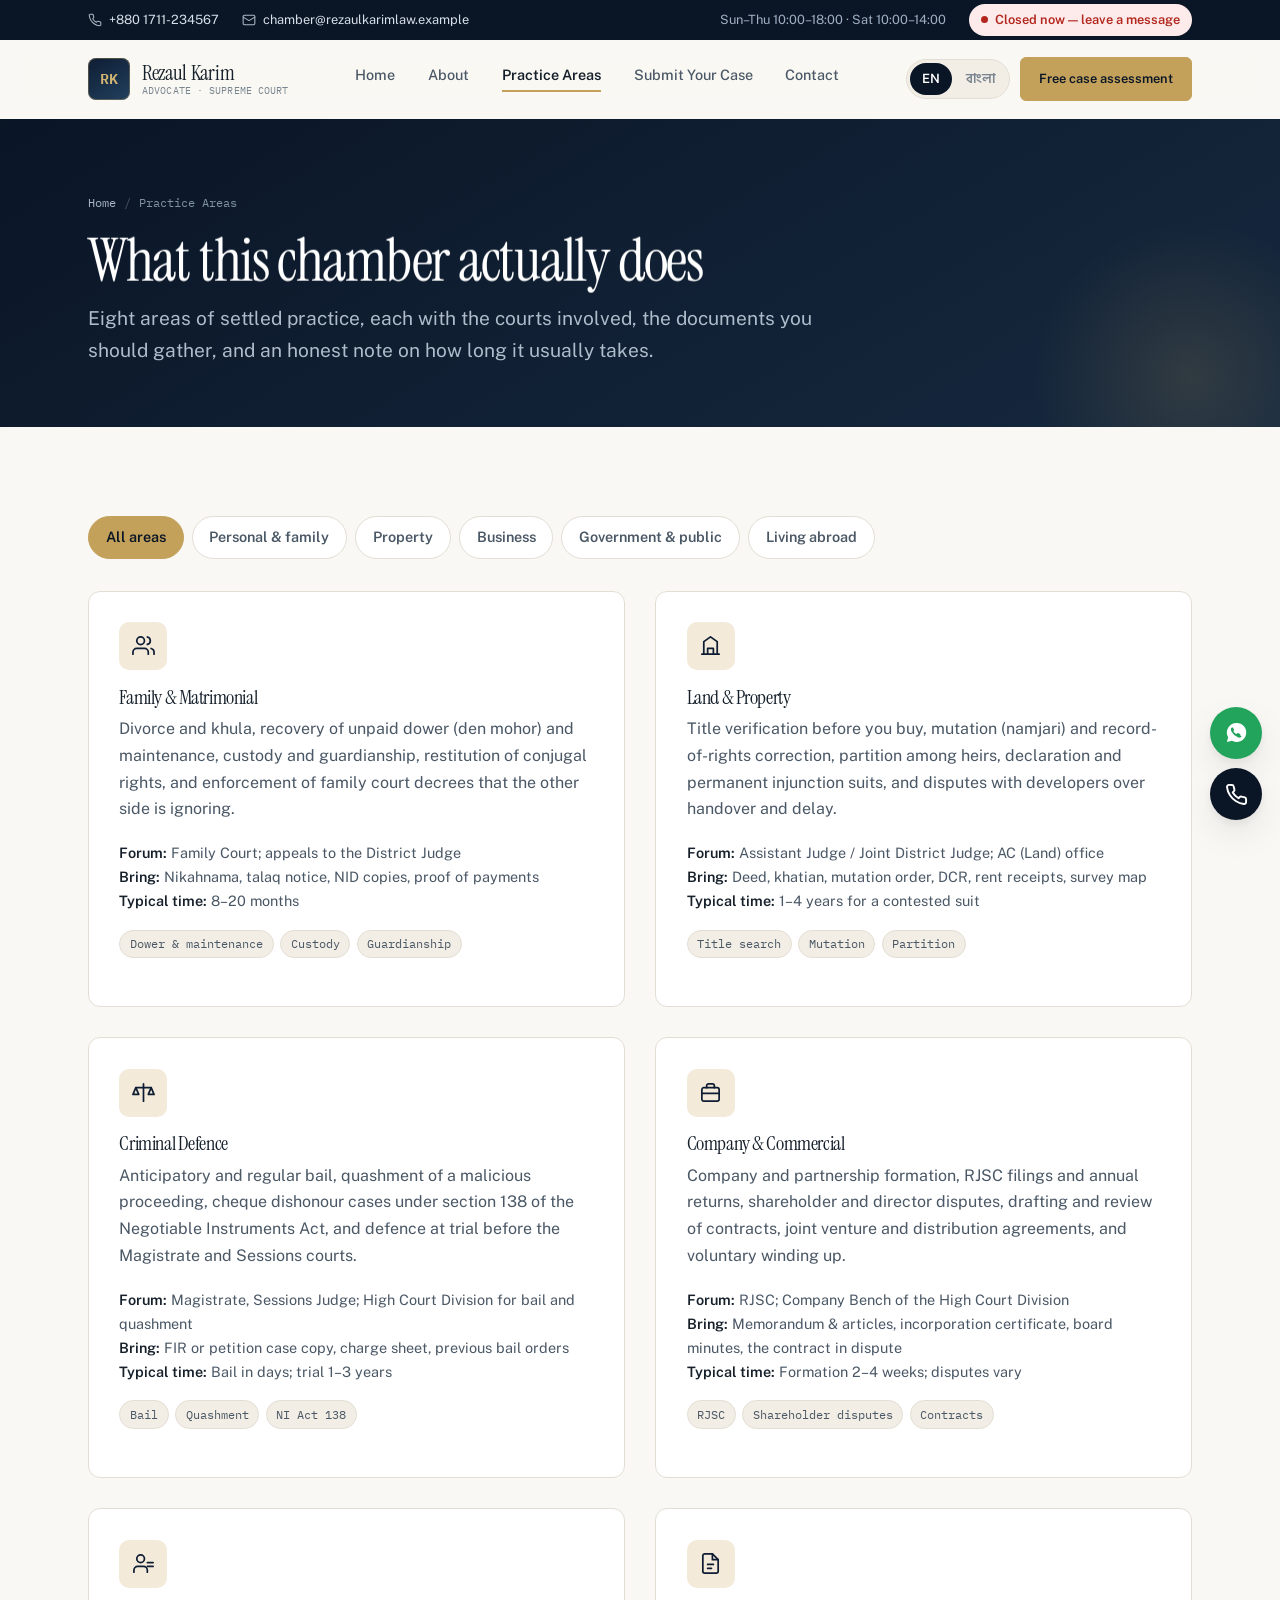
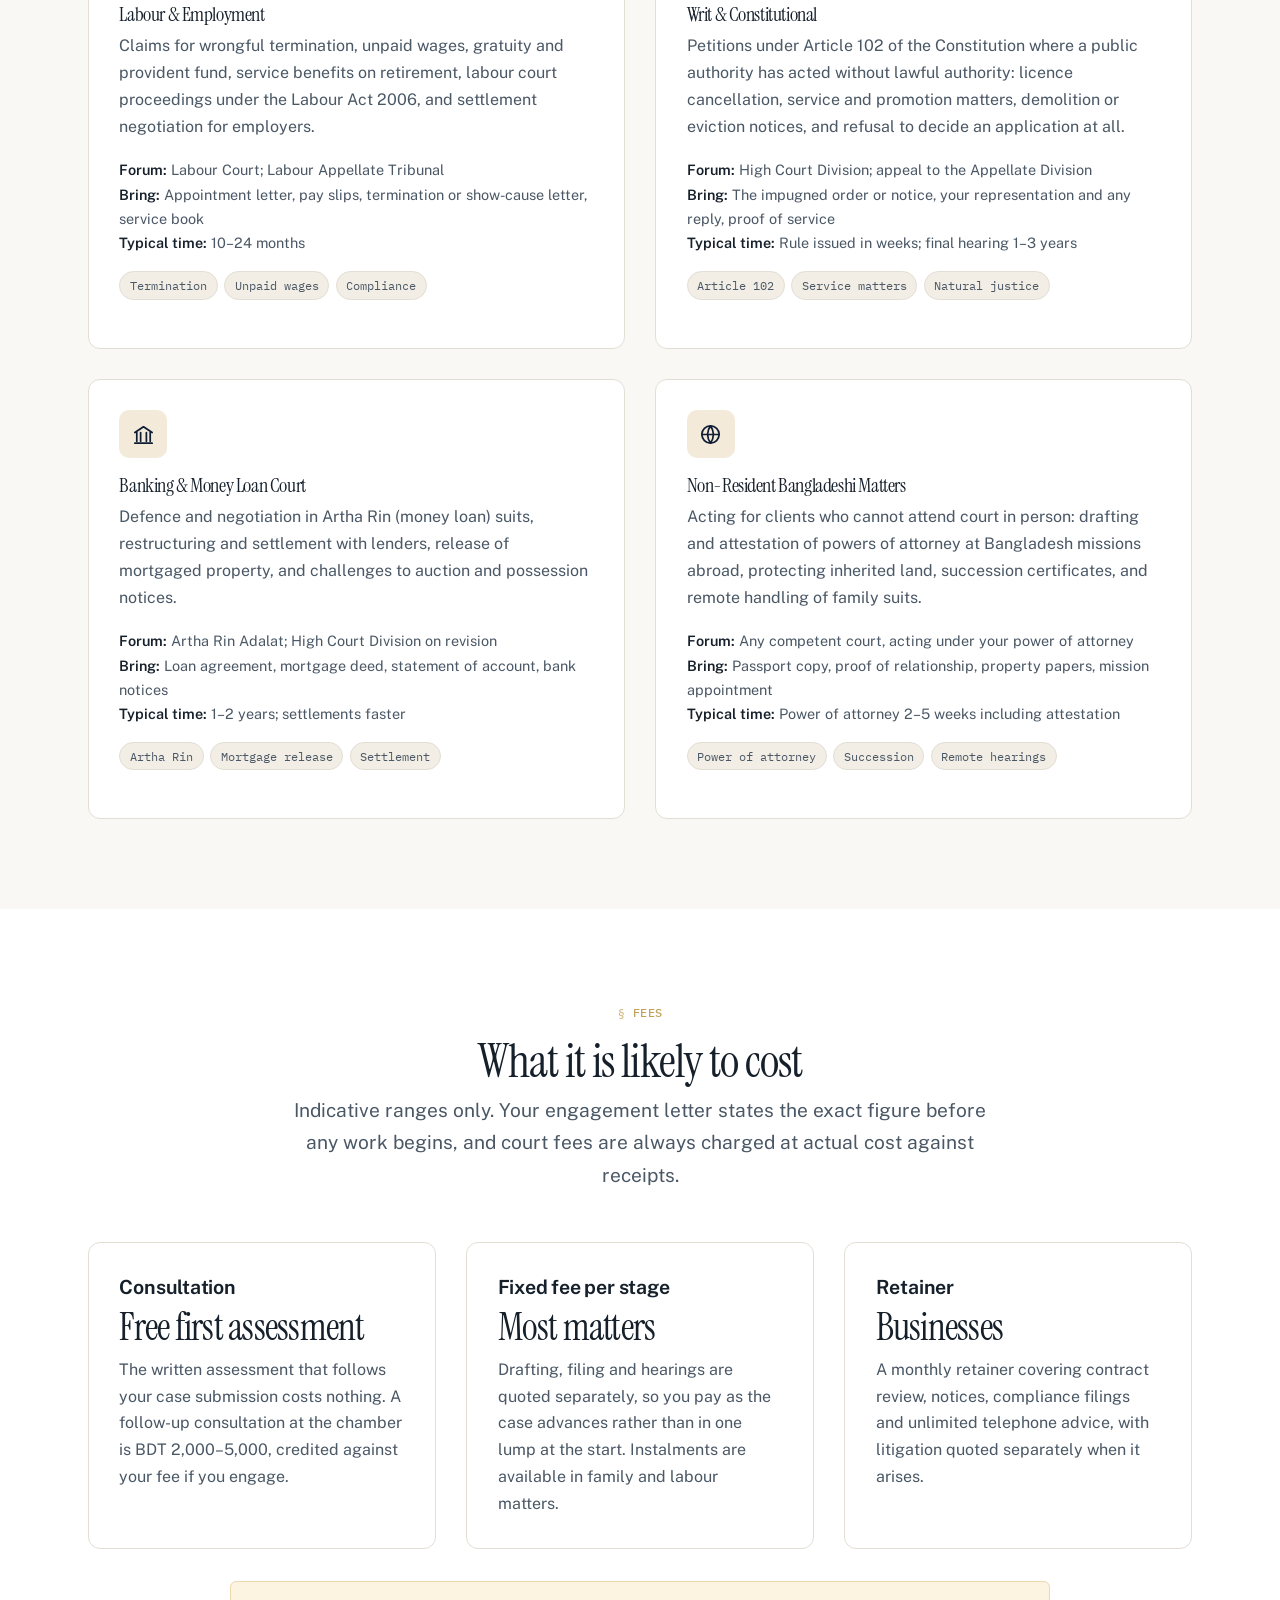
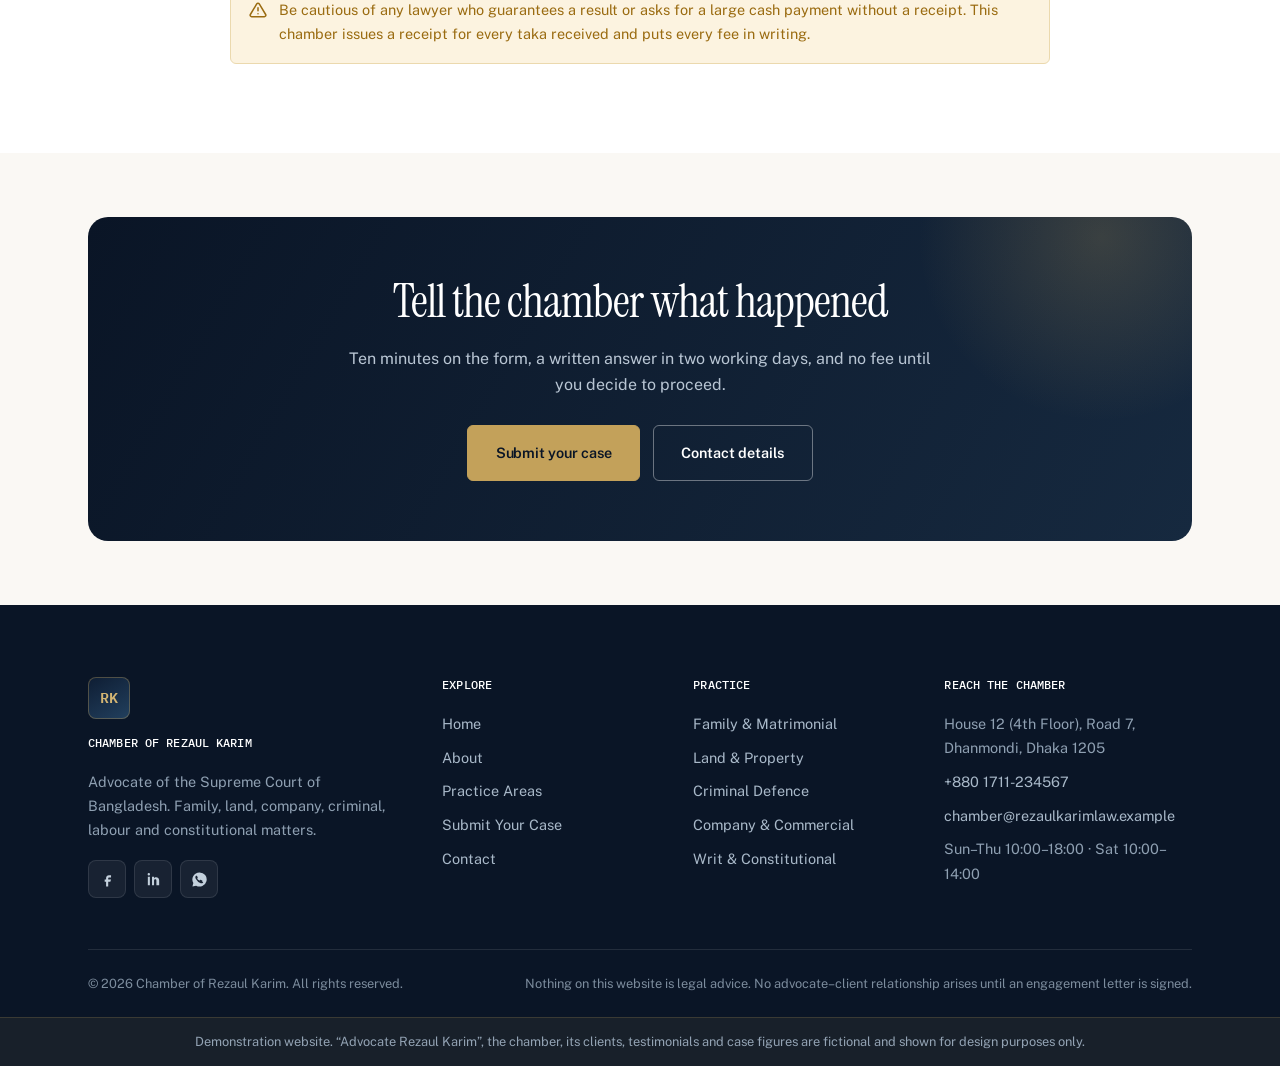
<file: practice-areas.html>
<!doctype html>
<html lang="en">
<head>
<meta charset="utf-8">
<meta name="viewport" content="width=device-width, initial-scale=1">
<title>Practice Areas &mdash; Advocate Rezaul Karim, Dhaka</title>
<meta name="description" content="Family, land and property, criminal defence, company and commercial, labour, writ petitions, money loan court and NRB matters handled from Dhaka.">
<meta name="theme-color" content="#0A1526">
<link rel="icon" href="data:image/svg+xml,%3Csvg xmlns='http://www.w3.org/2000/svg' viewBox='0 0 32 32'%3E%3Crect width='32' height='32' rx='7' fill='%230E1D33'/%3E%3Ctext x='16' y='22' font-family='Georgia,serif' font-size='16' fill='%23D4B673' text-anchor='middle'%3ERK%3C/text%3E%3C/svg%3E">
<link rel="preconnect" href="https://fonts.googleapis.com">
<link rel="preconnect" href="https://fonts.gstatic.com" crossorigin>
<link rel="stylesheet" href="https://fonts.googleapis.com/css2?family=Instrument+Serif:ital@0;1&family=Public+Sans:ital,wght@0,300..800;1,400..600&family=IBM+Plex+Mono:wght@400;500;600&family=Hind+Siliguri:wght@400;500;600;700&family=Noto+Serif+Bengali:wght@400;500;600&display=swap">
<link rel="stylesheet" href="assets/css/styles.css">
<script>document.documentElement.classList.add('js');</script>
</head>
<body>
<a class="skip-link" href="#main" data-i18n="a11y.skip">Skip to main content</a>

<div class="topbar">
  <div class="wrap">
    <div class="topbar-items">
      <a class="topbar-item" href="tel:+8801711234567">
        <svg viewBox="0 0 24 24" fill="none" stroke="currentColor" stroke-width="1.8" stroke-linecap="round" stroke-linejoin="round"><path d="M22 16.9v3a2 2 0 0 1-2.2 2 19.8 19.8 0 0 1-8.6-3.1 19.5 19.5 0 0 1-6-6A19.8 19.8 0 0 1 2.1 4.2 2 2 0 0 1 4.1 2h3a2 2 0 0 1 2 1.7c.1 1 .4 1.9.7 2.8a2 2 0 0 1-.5 2.1L8.1 9.9a16 16 0 0 0 6 6l1.3-1.3a2 2 0 0 1 2.1-.4c.9.3 1.8.6 2.8.7a2 2 0 0 1 1.7 2Z"/></svg>
        <span>+880 1711-234567</span>
      </a>
      <a class="topbar-item topbar-hide-sm" href="mailto:chamber@rezaulkarimlaw.example">
        <svg viewBox="0 0 24 24" fill="none" stroke="currentColor" stroke-width="1.8" stroke-linecap="round" stroke-linejoin="round"><rect x="2" y="4" width="20" height="16" rx="2"/><path d="m2 7 10 6 10-6"/></svg>
        <span>chamber@rezaulkarimlaw.example</span>
      </a>
    </div>
    <div class="topbar-items">
      <span class="topbar-item topbar-hide-sm" data-i18n="top.hours">Sun&ndash;Thu 10:00&ndash;18:00 &middot; Sat 10:00&ndash;14:00</span>
      <span class="pill pill--closed" data-open-status><span class="dot"></span><span>Chamber hours</span></span>
    </div>
  </div>
</div>

<header class="site-header">
  <div class="wrap">
    <nav class="nav" aria-label="Main">
      <a class="brand" href="index.html">
        <span class="brand-mark" aria-hidden="true">RK</span>
        <span class="brand-text">
          <span class="brand-name" data-i18n="brand.name">Rezaul Karim</span>
          <span class="brand-sub" data-i18n="brand.sub">Advocate &middot; Supreme Court</span>
        </span>
      </a>
      <ul class="nav-links" id="nav-links">
        <li><a href="index.html" data-i18n="nav.home">Home</a></li>
        <li><a href="about.html" data-i18n="nav.about">About</a></li>
        <li><a href="practice-areas.html" aria-current="page" data-i18n="nav.practice">Practice Areas</a></li>
        <li><a href="case-submission.html" data-i18n="nav.submit">Submit Your Case</a></li>
        <li><a href="contact.html" data-i18n="nav.contact">Contact</a></li>
        <li class="nav-cta-mobile"><a class="btn btn--gold btn--block" href="case-submission.html" data-i18n="cta.freeAssessment">Free case assessment</a></li>
      </ul>
      <div class="nav-actions">
        <div class="lang-toggle" role="group" aria-label="Language">
          <button type="button" data-lang="en" aria-pressed="true">EN</button>
          <button type="button" data-lang="bn" aria-pressed="false">বাংলা</button>
        </div>
        <a class="btn btn--gold btn--sm nav-cta-desktop" href="case-submission.html" data-i18n="cta.freeAssessment">Free case assessment</a>
        <button class="nav-toggle" type="button" aria-expanded="false" aria-controls="nav-links" aria-label="Open menu" data-i18n-aria="a11y.menu"><span></span></button>
      </div>
    </nav>
  </div>
  <div class="scroll-progress" aria-hidden="true"><i></i></div>
</header>
<div class="nav-scrim"></div>

<main id="main">

<section class="page-head">
  <div class="wrap">
    <ul class="crumbs">
      <li><a href="index.html" data-i18n="nav.home">Home</a></li>
      <li class="sep" aria-hidden="true">/</li>
      <li data-i18n="nav.practice">Practice Areas</li>
    </ul>
    <h1 data-i18n="pal.title">What this chamber actually does</h1>
    <p data-i18n="pal.lead">Eight areas of settled practice, each with the courts involved, the documents you should gather, and an honest note on how long it usually takes.</p>
  </div>
</section>

<section class="section">
  <div class="wrap">

    <div class="filter-bar" role="group" aria-label="Filter practice areas" data-i18n-aria="a11y.filter">
      <button type="button" data-filter="all" aria-pressed="true" data-i18n="pal.f.all">All areas</button>
      <button type="button" data-filter="personal" aria-pressed="false" data-i18n="pal.f.personal">Personal &amp; family</button>
      <button type="button" data-filter="property" aria-pressed="false" data-i18n="pal.f.property">Property</button>
      <button type="button" data-filter="business" aria-pressed="false" data-i18n="pal.f.business">Business</button>
      <button type="button" data-filter="public" aria-pressed="false" data-i18n="pal.f.public">Government &amp; public</button>
      <button type="button" data-filter="nrb" aria-pressed="false" data-i18n="pal.f.nrb">Living abroad</button>
    </div>

    <div class="grid grid--2">

      <!-- Family -->
      <article class="card pa-card reveal" id="family" data-tags="personal nrb">
        <div class="card-icon"><svg viewBox="0 0 24 24" fill="none" stroke="currentColor" stroke-width="1.8" stroke-linecap="round" stroke-linejoin="round"><path d="M17 21v-2a4 4 0 0 0-4-4H5a4 4 0 0 0-4 4v2"/><circle cx="9" cy="7" r="4"/><path d="M23 21v-2a4 4 0 0 0-3-3.9"/><path d="M16 3.1a4 4 0 0 1 0 7.8"/></svg></div>
        <h2 style="font-size:var(--fs-h3)" data-i18n="pa.family.t">Family &amp; Matrimonial</h2>
        <p data-i18n="pal.family.d">Divorce and khula, recovery of unpaid dower (den mohor) and maintenance, custody and guardianship, restitution of conjugal rights, and enforcement of family court decrees that the other side is ignoring.</p>
        <p style="font-size:var(--fs-sm)"><strong data-i18n="pal.forum">Forum:</strong> <span data-i18n="pal.family.forum">Family Court; appeals to the District Judge</span><br>
        <strong data-i18n="pal.docs">Bring:</strong> <span data-i18n="pal.family.docs">Nikahnama, talaq notice, NID copies, proof of payments</span><br>
        <strong data-i18n="pal.time">Typical time:</strong> <span data-i18n="pal.family.time">8&ndash;20 months</span></p>
        <ul class="tag-list">
          <li data-i18n="pal.family.tag1">Dower &amp; maintenance</li>
          <li data-i18n="pal.family.tag2">Custody</li>
          <li data-i18n="pal.family.tag3">Guardianship</li>
        </ul>
      </article>

      <!-- Land -->
      <article class="card pa-card reveal" data-delay="1" id="land" data-tags="property personal nrb">
        <div class="card-icon"><svg viewBox="0 0 24 24" fill="none" stroke="currentColor" stroke-width="1.8" stroke-linecap="round" stroke-linejoin="round"><path d="M3 21h18"/><path d="M5 21V8l7-5 7 5v13"/><path d="M9 21v-6h6v6"/></svg></div>
        <h2 style="font-size:var(--fs-h3)" data-i18n="pa.land.t">Land &amp; Property</h2>
        <p data-i18n="pal.land.d">Title verification before you buy, mutation (namjari) and record-of-rights correction, partition among heirs, declaration and permanent injunction suits, and disputes with developers over handover and delay.</p>
        <p style="font-size:var(--fs-sm)"><strong data-i18n="pal.forum">Forum:</strong> <span data-i18n="pal.land.forum">Assistant Judge / Joint District Judge; AC (Land) office</span><br>
        <strong data-i18n="pal.docs">Bring:</strong> <span data-i18n="pal.land.docs">Deed, khatian, mutation order, DCR, rent receipts, survey map</span><br>
        <strong data-i18n="pal.time">Typical time:</strong> <span data-i18n="pal.land.time">1&ndash;4 years for a contested suit</span></p>
        <ul class="tag-list">
          <li data-i18n="pal.land.tag1">Title search</li>
          <li data-i18n="pal.land.tag2">Mutation</li>
          <li data-i18n="pal.land.tag3">Partition</li>
        </ul>
      </article>

      <!-- Criminal -->
      <article class="card pa-card reveal" id="criminal" data-tags="personal">
        <div class="card-icon"><svg viewBox="0 0 24 24" fill="none" stroke="currentColor" stroke-width="1.8" stroke-linecap="round" stroke-linejoin="round"><path d="M12 3v18"/><path d="M4 7h16"/><path d="m4 7-3 7h6Z"/><path d="m20 7-3 7h6Z"/></svg></div>
        <h2 style="font-size:var(--fs-h3)" data-i18n="pa.criminal.t">Criminal Defence</h2>
        <p data-i18n="pal.criminal.d">Anticipatory and regular bail, quashment of a malicious proceeding, cheque dishonour cases under section 138 of the Negotiable Instruments Act, and defence at trial before the Magistrate and Sessions courts.</p>
        <p style="font-size:var(--fs-sm)"><strong data-i18n="pal.forum">Forum:</strong> <span data-i18n="pal.criminal.forum">Magistrate, Sessions Judge; High Court Division for bail and quashment</span><br>
        <strong data-i18n="pal.docs">Bring:</strong> <span data-i18n="pal.criminal.docs">FIR or petition case copy, charge sheet, previous bail orders</span><br>
        <strong data-i18n="pal.time">Typical time:</strong> <span data-i18n="pal.criminal.time">Bail in days; trial 1&ndash;3 years</span></p>
        <ul class="tag-list">
          <li data-i18n="pal.criminal.tag1">Bail</li>
          <li data-i18n="pal.criminal.tag2">Quashment</li>
          <li data-i18n="pal.criminal.tag3">NI Act 138</li>
        </ul>
      </article>

      <!-- Company -->
      <article class="card pa-card reveal" data-delay="1" id="company" data-tags="business">
        <div class="card-icon"><svg viewBox="0 0 24 24" fill="none" stroke="currentColor" stroke-width="1.8" stroke-linecap="round" stroke-linejoin="round"><rect x="3" y="7" width="18" height="14" rx="2"/><path d="M8 7V5a2 2 0 0 1 2-2h4a2 2 0 0 1 2 2v2"/><path d="M3 13h18"/></svg></div>
        <h2 style="font-size:var(--fs-h3)" data-i18n="pa.company.t">Company &amp; Commercial</h2>
        <p data-i18n="pal.company.d">Company and partnership formation, RJSC filings and annual returns, shareholder and director disputes, drafting and review of contracts, joint venture and distribution agreements, and voluntary winding up.</p>
        <p style="font-size:var(--fs-sm)"><strong data-i18n="pal.forum">Forum:</strong> <span data-i18n="pal.company.forum">RJSC; Company Bench of the High Court Division</span><br>
        <strong data-i18n="pal.docs">Bring:</strong> <span data-i18n="pal.company.docs">Memorandum &amp; articles, incorporation certificate, board minutes, the contract in dispute</span><br>
        <strong data-i18n="pal.time">Typical time:</strong> <span data-i18n="pal.company.time">Formation 2&ndash;4 weeks; disputes vary</span></p>
        <ul class="tag-list">
          <li data-i18n="pal.company.tag1">RJSC</li>
          <li data-i18n="pal.company.tag2">Shareholder disputes</li>
          <li data-i18n="pal.company.tag3">Contracts</li>
        </ul>
      </article>

      <!-- Labour -->
      <article class="card pa-card reveal" id="labour" data-tags="business personal">
        <div class="card-icon"><svg viewBox="0 0 24 24" fill="none" stroke="currentColor" stroke-width="1.8" stroke-linecap="round" stroke-linejoin="round"><path d="M16 21v-2a4 4 0 0 0-4-4H6a4 4 0 0 0-4 4v2"/><circle cx="9" cy="7" r="4"/><path d="M22 11h-6"/><path d="M22 15h-6"/></svg></div>
        <h2 style="font-size:var(--fs-h3)" data-i18n="pa.labour.t">Labour &amp; Employment</h2>
        <p data-i18n="pal.labour.d">Claims for wrongful termination, unpaid wages, gratuity and provident fund, service benefits on retirement, labour court proceedings under the Labour Act 2006, and settlement negotiation for employers.</p>
        <p style="font-size:var(--fs-sm)"><strong data-i18n="pal.forum">Forum:</strong> <span data-i18n="pal.labour.forum">Labour Court; Labour Appellate Tribunal</span><br>
        <strong data-i18n="pal.docs">Bring:</strong> <span data-i18n="pal.labour.docs">Appointment letter, pay slips, termination or show-cause letter, service book</span><br>
        <strong data-i18n="pal.time">Typical time:</strong> <span data-i18n="pal.labour.time">10&ndash;24 months</span></p>
        <ul class="tag-list">
          <li data-i18n="pal.labour.tag1">Termination</li>
          <li data-i18n="pal.labour.tag2">Unpaid wages</li>
          <li data-i18n="pal.labour.tag3">Compliance</li>
        </ul>
      </article>

      <!-- Writ -->
      <article class="card pa-card reveal" data-delay="1" id="writ" data-tags="public business">
        <div class="card-icon"><svg viewBox="0 0 24 24" fill="none" stroke="currentColor" stroke-width="1.8" stroke-linecap="round" stroke-linejoin="round"><path d="M14 2H6a2 2 0 0 0-2 2v16a2 2 0 0 0 2 2h12a2 2 0 0 0 2-2V8Z"/><path d="M14 2v6h6"/><path d="M9 13h6"/><path d="M9 17h4"/></svg></div>
        <h2 style="font-size:var(--fs-h3)" data-i18n="pa.writ.t">Writ &amp; Constitutional</h2>
        <p data-i18n="pal.writ.d">Petitions under Article 102 of the Constitution where a public authority has acted without lawful authority: licence cancellation, service and promotion matters, demolition or eviction notices, and refusal to decide an application at all.</p>
        <p style="font-size:var(--fs-sm)"><strong data-i18n="pal.forum">Forum:</strong> <span data-i18n="pal.writ.forum">High Court Division; appeal to the Appellate Division</span><br>
        <strong data-i18n="pal.docs">Bring:</strong> <span data-i18n="pal.writ.docs">The impugned order or notice, your representation and any reply, proof of service</span><br>
        <strong data-i18n="pal.time">Typical time:</strong> <span data-i18n="pal.writ.time">Rule issued in weeks; final hearing 1&ndash;3 years</span></p>
        <ul class="tag-list">
          <li data-i18n="pal.writ.tag1">Article 102</li>
          <li data-i18n="pal.writ.tag2">Service matters</li>
          <li data-i18n="pal.writ.tag3">Natural justice</li>
        </ul>
      </article>

      <!-- Banking / money loan -->
      <article class="card pa-card reveal" id="banking" data-tags="business property">
        <div class="card-icon"><svg viewBox="0 0 24 24" fill="none" stroke="currentColor" stroke-width="1.8" stroke-linecap="round" stroke-linejoin="round"><path d="M3 10 12 4l9 6"/><path d="M5 10v9m14-9v9M9 10v9m6-9v9"/><path d="M3 21h18"/></svg></div>
        <h2 style="font-size:var(--fs-h3)" data-i18n="pa.banking.t">Banking &amp; Money Loan Court</h2>
        <p data-i18n="pal.banking.d">Defence and negotiation in Artha Rin (money loan) suits, restructuring and settlement with lenders, release of mortgaged property, and challenges to auction and possession notices.</p>
        <p style="font-size:var(--fs-sm)"><strong data-i18n="pal.forum">Forum:</strong> <span data-i18n="pal.banking.forum">Artha Rin Adalat; High Court Division on revision</span><br>
        <strong data-i18n="pal.docs">Bring:</strong> <span data-i18n="pal.banking.docs">Loan agreement, mortgage deed, statement of account, bank notices</span><br>
        <strong data-i18n="pal.time">Typical time:</strong> <span data-i18n="pal.banking.time">1&ndash;2 years; settlements faster</span></p>
        <ul class="tag-list">
          <li data-i18n="pal.banking.tag1">Artha Rin</li>
          <li data-i18n="pal.banking.tag2">Mortgage release</li>
          <li data-i18n="pal.banking.tag3">Settlement</li>
        </ul>
      </article>

      <!-- NRB -->
      <article class="card pa-card reveal" data-delay="1" id="nrb" data-tags="nrb personal property">
        <div class="card-icon"><svg viewBox="0 0 24 24" fill="none" stroke="currentColor" stroke-width="1.8" stroke-linecap="round" stroke-linejoin="round"><circle cx="12" cy="12" r="9"/><path d="M3 12h18"/><path d="M12 3a15 15 0 0 1 0 18 15 15 0 0 1 0-18Z"/></svg></div>
        <h2 style="font-size:var(--fs-h3)" data-i18n="pa.nrb.t">Non-Resident Bangladeshi Matters</h2>
        <p data-i18n="pal.nrb.d">Acting for clients who cannot attend court in person: drafting and attestation of powers of attorney at Bangladesh missions abroad, protecting inherited land, succession certificates, and remote handling of family suits.</p>
        <p style="font-size:var(--fs-sm)"><strong data-i18n="pal.forum">Forum:</strong> <span data-i18n="pal.nrb.forum">Any competent court, acting under your power of attorney</span><br>
        <strong data-i18n="pal.docs">Bring:</strong> <span data-i18n="pal.nrb.docs">Passport copy, proof of relationship, property papers, mission appointment</span><br>
        <strong data-i18n="pal.time">Typical time:</strong> <span data-i18n="pal.nrb.time">Power of attorney 2&ndash;5 weeks including attestation</span></p>
        <ul class="tag-list">
          <li data-i18n="pal.nrb.tag1">Power of attorney</li>
          <li data-i18n="pal.nrb.tag2">Succession</li>
          <li data-i18n="pal.nrb.tag3">Remote hearings</li>
        </ul>
      </article>

    </div>

    <div class="empty-state">
      <p data-i18n="pal.empty">No practice area matches that filter. Choose &ldquo;All areas&rdquo; to see everything, or send your matter through the case form and it will be directed to the right person.</p>
    </div>
  </div>
</section>

<!-- ================= Fees ================= -->
<section class="section section--white">
  <div class="wrap">
    <div class="section-head text-center">
      <span class="eyebrow" data-i18n="fee.eyebrow">Fees</span>
      <h2 data-i18n="fee.title">What it is likely to cost</h2>
      <p data-i18n="fee.lead">Indicative ranges only. Your engagement letter states the exact figure before any work begins, and court fees are always charged at actual cost against receipts.</p>
    </div>

    <div class="grid grid--3">
      <div class="card reveal">
        <h3 data-i18n="fee.c1.t">Consultation</h3>
        <p style="font-family:var(--f-display);font-size:2.35rem;line-height:1.1;letter-spacing:-.02em;color:var(--ink);margin-bottom:.5rem" data-i18n="fee.c1.p">Free first assessment</p>
        <p data-i18n="fee.c1.d">The written assessment that follows your case submission costs nothing. A follow-up consultation at the chamber is BDT 2,000&ndash;5,000, credited against your fee if you engage.</p>
      </div>
      <div class="card reveal" data-delay="1">
        <h3 data-i18n="fee.c2.t">Fixed fee per stage</h3>
        <p style="font-family:var(--f-display);font-size:2.35rem;line-height:1.1;letter-spacing:-.02em;color:var(--ink);margin-bottom:.5rem" data-i18n="fee.c2.p">Most matters</p>
        <p data-i18n="fee.c2.d">Drafting, filing and hearings are quoted separately, so you pay as the case advances rather than in one lump at the start. Instalments are available in family and labour matters.</p>
      </div>
      <div class="card reveal" data-delay="2">
        <h3 data-i18n="fee.c3.t">Retainer</h3>
        <p style="font-family:var(--f-display);font-size:2.35rem;line-height:1.1;letter-spacing:-.02em;color:var(--ink);margin-bottom:.5rem" data-i18n="fee.c3.p">Businesses</p>
        <p data-i18n="fee.c3.d">A monthly retainer covering contract review, notices, compliance filings and unlimited telephone advice, with litigation quoted separately when it arises.</p>
      </div>
    </div>

    <div class="notice notice--warn" style="max-width:820px;margin:2rem auto 0">
      <svg viewBox="0 0 24 24" fill="none" stroke="currentColor" stroke-width="2" stroke-linecap="round" stroke-linejoin="round"><path d="M12 9v4m0 4h.01"/><path d="M10.3 3.9 1.8 18a2 2 0 0 0 1.7 3h17a2 2 0 0 0 1.7-3L13.7 3.9a2 2 0 0 0-3.4 0Z"/></svg>
      <p data-i18n="fee.warn">Be cautious of any lawyer who guarantees a result or asks for a large cash payment without a receipt. This chamber issues a receipt for every taka received and puts every fee in writing.</p>
    </div>
  </div>
</section>

<section class="section section--tight">
  <div class="wrap">
    <div class="cta-band reveal">
      <h2 data-i18n="cta.title">Tell the chamber what happened</h2>
      <p data-i18n="cta.lead">Ten minutes on the form, a written answer in two working days, and no fee until you decide to proceed.</p>
      <div class="btn-row btn-row--center" style="margin-top:1.6rem">
        <a class="btn btn--gold" href="case-submission.html" data-i18n="cta.submit">Submit your case</a>
        <a class="btn btn--light" href="contact.html" data-i18n="cta.contact">Contact details</a>
      </div>
    </div>
  </div>
</section>

</main>

<footer class="site-footer">
  <div class="wrap">
    <div class="footer-grid">
      <div class="footer-brand">
        <span class="brand-mark" aria-hidden="true">RK</span>
        <h4 data-i18n="footer.chamber">Chamber of Rezaul Karim</h4>
        <p data-i18n="footer.blurb">Advocate of the Supreme Court of Bangladesh. Family, land, company, criminal, labour and constitutional matters.</p>
        <div class="social">
          <a href="#" aria-label="Facebook"><svg viewBox="0 0 24 24" fill="currentColor"><path d="M14 9h3V6h-3c-2.2 0-4 1.8-4 4v2H8v3h2v7h3v-7h3l1-3h-4v-2c0-.6.4-1 1-1Z"/></svg></a>
          <a href="#" aria-label="LinkedIn"><svg viewBox="0 0 24 24" fill="currentColor"><path d="M6.9 8H4v12h2.9Zm.2-3.4a1.7 1.7 0 1 0-3.4 0 1.7 1.7 0 0 0 3.4 0ZM20 13.4c0-3.3-2.1-4.6-4.2-4.6-1.6 0-2.6.9-3 1.5V8H9.9v12h2.9v-6.4c0-1.3.9-2 1.8-2s1.5.7 1.5 2V20H20Z"/></svg></a>
          <a href="#" aria-label="WhatsApp"><svg viewBox="0 0 24 24" fill="currentColor"><path d="M12 2a10 10 0 0 0-8.7 15L2 22l5.2-1.3A10 10 0 1 0 12 2Zm5.3 14.1c-.2.6-1.3 1.2-1.8 1.2-.5.1-1 .1-1.7-.1a13 13 0 0 1-6.9-6c-.5-.9-.8-1.8-.8-2.6 0-.9.5-1.4.7-1.6.2-.2.5-.3.7-.3h.5c.2 0 .4 0 .6.5l.8 2c.1.2.1.4 0 .6l-.4.5c-.1.2-.3.3-.1.6.5.8 1 1.4 1.7 1.9.6.4 1 .6 1.2.7.2.1.4.1.5-.1l.7-.8c.2-.2.3-.2.6-.1l2 1c.2.1.4.2.4.3 0 .1 0 .5-.2 1Z"/></svg></a>
        </div>
      </div>
      <div>
        <h4 data-i18n="footer.explore">Explore</h4>
        <ul>
          <li><a href="index.html" data-i18n="nav.home">Home</a></li>
          <li><a href="about.html" data-i18n="nav.about">About</a></li>
          <li><a href="practice-areas.html" data-i18n="nav.practice">Practice Areas</a></li>
          <li><a href="case-submission.html" data-i18n="nav.submit">Submit Your Case</a></li>
          <li><a href="contact.html" data-i18n="nav.contact">Contact</a></li>
        </ul>
      </div>
      <div>
        <h4 data-i18n="footer.practice">Practice</h4>
        <ul>
          <li><a href="practice-areas.html#family" data-i18n="pa.family.t">Family &amp; Matrimonial</a></li>
          <li><a href="practice-areas.html#land" data-i18n="pa.land.t">Land &amp; Property</a></li>
          <li><a href="practice-areas.html#criminal" data-i18n="pa.criminal.t">Criminal Defence</a></li>
          <li><a href="practice-areas.html#company" data-i18n="pa.company.t">Company &amp; Commercial</a></li>
          <li><a href="practice-areas.html#writ" data-i18n="pa.writ.t">Writ &amp; Constitutional</a></li>
        </ul>
      </div>
      <div>
        <h4 data-i18n="footer.reach">Reach the chamber</h4>
        <ul>
          <li data-i18n-html="footer.addr">House 12 (4th Floor), Road 7,<br>Dhanmondi, Dhaka 1205</li>
          <li><a href="tel:+8801711234567">+880 1711-234567</a></li>
          <li><a href="mailto:chamber@rezaulkarimlaw.example">chamber@rezaulkarimlaw.example</a></li>
          <li data-i18n="top.hours">Sun&ndash;Thu 10:00&ndash;18:00 &middot; Sat 10:00&ndash;14:00</li>
        </ul>
      </div>
    </div>
    <div class="footer-bottom">
      <span>&copy; <span data-year>2026</span> <span data-i18n="footer.rights">Chamber of Rezaul Karim. All rights reserved.</span></span>
      <span data-i18n="footer.disclaimer">Nothing on this website is legal advice. No advocate&ndash;client relationship arises until an engagement letter is signed.</span>
    </div>
  </div>
  <div class="demo-note">
    <div class="wrap"><span data-i18n="footer.demo">Demonstration website. &ldquo;Advocate Rezaul Karim&rdquo;, the chamber, its clients, testimonials and case figures are fictional and shown for design purposes only.</span></div>
  </div>
</footer>

<div class="fab-stack">
  <a class="fab fab--wa" href="https://wa.me/8801711234567" target="_blank" rel="noopener" aria-label="Chat on WhatsApp" data-i18n-aria="a11y.whatsapp">
    <svg viewBox="0 0 24 24" fill="currentColor"><path d="M12 2a10 10 0 0 0-8.7 15L2 22l5.2-1.3A10 10 0 1 0 12 2Zm5.3 14.1c-.2.6-1.3 1.2-1.8 1.2-.5.1-1 .1-1.7-.1a13 13 0 0 1-6.9-6c-.5-.9-.8-1.8-.8-2.6 0-.9.5-1.4.7-1.6.2-.2.5-.3.7-.3h.5c.2 0 .4 0 .6.5l.8 2c.1.2.1.4 0 .6l-.4.5c-.1.2-.3.3-.1.6.5.8 1 1.4 1.7 1.9.6.4 1 .6 1.2.7.2.1.4.1.5-.1l.7-.8c.2-.2.3-.2.6-.1l2 1c.2.1.4.2.4.3 0 .1 0 .5-.2 1Z"/></svg>
  </a>
  <a class="fab fab--call" href="tel:+8801711234567" aria-label="Call the chamber" data-i18n-aria="a11y.call">
    <svg viewBox="0 0 24 24" fill="none" stroke="currentColor" stroke-width="2" stroke-linecap="round" stroke-linejoin="round"><path d="M22 16.9v3a2 2 0 0 1-2.2 2 19.8 19.8 0 0 1-8.6-3.1 19.5 19.5 0 0 1-6-6A19.8 19.8 0 0 1 2.1 4.2 2 2 0 0 1 4.1 2h3a2 2 0 0 1 2 1.7c.1 1 .4 1.9.7 2.8a2 2 0 0 1-.5 2.1L8.1 9.9a16 16 0 0 0 6 6l1.3-1.3a2 2 0 0 1 2.1-.4c.9.3 1.8.6 2.8.7a2 2 0 0 1 1.7 2Z"/></svg>
  </a>
  <button class="fab fab--top" type="button" aria-label="Back to top" data-i18n-aria="a11y.top">
    <svg viewBox="0 0 24 24" fill="none" stroke="currentColor" stroke-width="2" stroke-linecap="round" stroke-linejoin="round"><path d="M12 19V5m-7 7 7-7 7 7"/></svg>
  </button>
</div>

<script src="assets/js/i18n.bn.js"></script>
<script src="assets/js/main.js"></script>
</body>
</html>
</file>
<file: assets/css/styles.css>
/* ==========================================================================
   Chamber of Rezaul Karim - design system
   Palette: deep navy (authority) + warm gold (trust) on warm off-white.

   Type - "case report": the typography of law reports and court records.
     Instrument Serif  headline moments only (h1/h2, pull quotes, figures)
     Public Sans       body, UI and functional headings (h3/h4)
     IBM Plex Mono     every annotation - eyebrows, labels, case refs, hours
     Hind Siliguri / Noto Serif Bengali carry all of the above in Bangla.
   Rule: no wide-tracked uppercase sans anywhere. Mono does the small print.
   ========================================================================== */

:root {
  /* ---- colour ---- */
  --navy-900: #0A1526;
  --navy-800: #0E1D33;
  --navy-700: #16293F;
  --navy-600: #22405E;
  --gold-500: #C3A15A;
  --gold-400: #D4B673;
  --gold-100: #F3EADA;
  --cream:    #FAF8F4;
  --cream-2:  #F2EEE6;
  --ink:      #16202B;
  --body:     #4A5765;
  --muted:    #78848F;
  --line:     #E3DED4;
  --white:    #FFFFFF;
  --ok:       #1E7A55;
  --ok-bg:    #E7F4EE;
  --warn:     #9A6B10;
  --warn-bg:  #FCF3E0;
  --err:      #B3261E;
  --err-bg:   #FCEBEA;

  /* ---- type ---- */
  /* Instrument Serif carries the headline moments, Public Sans does the work,
     IBM Plex Mono annotates. Display sizes run large because Instrument Serif
     is narrow and light - it needs the scale to hold a page. */
  --f-display: "Instrument Serif", "Noto Serif Bengali", Georgia, serif;
  --f-body: "Public Sans", "Hind Siliguri", -apple-system, BlinkMacSystemFont, "Segoe UI", sans-serif;
  --f-mono: "IBM Plex Mono", ui-monospace, SFMono-Regular, Menlo, monospace;

  --fs-hero: clamp(2.9rem, 1.35rem + 4.7vw, 5.3rem);
  --fs-h1:   clamp(2.4rem, 1.45rem + 2.9vw, 3.85rem);
  --fs-h2:   clamp(1.95rem, 1.35rem + 1.95vw, 2.95rem);
  --fs-h3:   clamp(1.06rem, 1rem + 0.3vw, 1.22rem);
  --fs-lead: clamp(1.02rem, 0.95rem + 0.35vw, 1.2rem);
  --fs-body: 1rem;
  --fs-sm:   0.9rem;
  --fs-xs:   0.8rem;

  /* ---- space & shape ---- */
  --max: 1200px;
  --gutter: clamp(1.15rem, 4vw, 3rem);
  --r-sm: 6px;
  --r:    12px;
  --r-lg: 20px;
  --shadow-sm: 0 1px 2px rgba(10,21,38,.06), 0 2px 6px rgba(10,21,38,.05);
  --shadow:    0 4px 10px rgba(10,21,38,.06), 0 14px 34px rgba(10,21,38,.08);
  --shadow-lg: 0 10px 24px rgba(10,21,38,.10), 0 30px 70px rgba(10,21,38,.14);
  --ease: cubic-bezier(.22,.61,.36,1);
}

/* ==========================================================================
   Reset / base
   ========================================================================== */
*, *::before, *::after { box-sizing: border-box; }
html { -webkit-text-size-adjust: 100%; scroll-behavior: smooth; }
@media (prefers-reduced-motion: reduce) {
  html { scroll-behavior: auto; }
  *, *::before, *::after {
    animation-duration: .01ms !important; animation-iteration-count: 1 !important;
    transition-duration: .01ms !important; scroll-behavior: auto !important;
  }
}
body {
  margin: 0;
  background: var(--cream);
  color: var(--body);
  font-family: var(--f-body);
  font-size: var(--fs-body);
  line-height: 1.68;
  -webkit-font-smoothing: antialiased;
  overflow-x: hidden;
}
body.lang-bn { font-family: "Hind Siliguri", var(--f-body); line-height: 1.82; }
body.lang-bn h1, body.lang-bn h2, body.lang-bn .display {
  font-family: "Noto Serif Bengali", var(--f-display);
  font-weight: 600; line-height: 1.38; letter-spacing: 0;
}
body.lang-bn h3, body.lang-bn h4 {
  font-family: "Hind Siliguri", var(--f-body);
  font-weight: 600; line-height: 1.5; letter-spacing: 0;
}
/* Plex Mono has no Bengali, so every annotation style falls back to Hind
   Siliguri rather than a random system mono. */
body.lang-bn .eyebrow, body.lang-bn .stat-label, body.lang-bn .brand-sub,
body.lang-bn .site-footer h4, body.lang-bn .timeline .year, body.lang-bn .crumbs,
body.lang-bn .tag-list li, body.lang-bn .stepper .label, body.lang-bn .badge,
body.lang-bn .review-list .k, body.lang-bn .hours td, body.lang-bn .step::before,
body.lang-bn .quote-by span, body.lang-bn .char-count, body.lang-bn .field .hint {
  font-family: "Hind Siliguri", var(--f-body);
  text-transform: none;
  letter-spacing: 0;
}
body.nav-open { overflow: hidden; }

/* h1/h2 are editorial set pieces; h3/h4 are functional signage and stay in
   the sans, which keeps the serif rare enough to still mean something. */
h1, h2 {
  font-family: var(--f-display);
  color: var(--ink);
  font-weight: 400;
  line-height: 1.03;
  margin: 0 0 .42em;
  letter-spacing: -.021em;
}
h3, h4 {
  font-family: var(--f-body);
  color: var(--ink);
  font-weight: 650;
  line-height: 1.32;
  margin: 0 0 .55em;
  letter-spacing: -.011em;
}
h1 { font-size: var(--fs-h1); }
h2 { font-size: var(--fs-h2); }
h3 { font-size: var(--fs-h3); }
p  { margin: 0 0 1.1em; }
a  { color: var(--navy-600); text-decoration: none; transition: color .2s var(--ease); }
a:hover { color: var(--gold-500); }
img, svg { max-width: 100%; display: block; }
ul, ol { margin: 0 0 1.1em; padding-left: 1.15em; }
li { margin-bottom: .45em; }
hr { border: 0; border-top: 1px solid var(--line); margin: 2.5rem 0; }
strong { color: var(--ink); font-weight: 600; }

:focus-visible {
  outline: 3px solid var(--gold-500);
  outline-offset: 3px;
  border-radius: 3px;
}

.skip-link {
  position: absolute; left: 12px; top: -60px; z-index: 200;
  background: var(--navy-900); color: #fff; padding: .7rem 1.1rem;
  border-radius: 0 0 var(--r-sm) var(--r-sm); font-size: var(--fs-sm); font-weight: 600;
  transition: top .2s var(--ease);
}
.skip-link:focus { top: 0; color: #fff; }

/* ==========================================================================
   Layout helpers
   ========================================================================== */
.wrap { width: 100%; max-width: var(--max); margin-inline: auto; padding-inline: var(--gutter); }
.wrap--narrow { max-width: 820px; }
.section { padding: clamp(3.5rem, 7vw, 6.5rem) 0; }
.section--tight { padding: clamp(2.5rem, 5vw, 4rem) 0; }
.section--cream { background: var(--cream-2); }
.section--white { background: var(--white); }
.section--navy { background: var(--navy-900); color: #C6D0DC; }
.section--navy h1, .section--navy h2, .section--navy h3 { color: #fff; }

.grid { display: grid; gap: clamp(1.1rem, 2.4vw, 1.9rem); }
.grid--2 { grid-template-columns: repeat(2, minmax(0,1fr)); }
.grid--3 { grid-template-columns: repeat(3, minmax(0,1fr)); }
.grid--4 { grid-template-columns: repeat(4, minmax(0,1fr)); }
@media (max-width: 900px) { .grid--3, .grid--4 { grid-template-columns: repeat(2, minmax(0,1fr)); } }
@media (max-width: 620px) { .grid--2, .grid--3, .grid--4 { grid-template-columns: 1fr; } }

.text-center { text-align: center; }
.mx-auto { margin-inline: auto; }
.mb-0 { margin-bottom: 0; }
.sr-only {
  position: absolute; width: 1px; height: 1px; padding: 0; margin: -1px;
  overflow: hidden; clip: rect(0 0 0 0); white-space: nowrap; border: 0;
}

/* ==========================================================================
   Section headers
   ========================================================================== */
.eyebrow {
  display: inline-flex; align-items: baseline; gap: .5rem;
  font-family: var(--f-mono);
  font-size: .73rem; font-weight: 500; letter-spacing: .01em;
  text-transform: uppercase; color: var(--gold-500); margin-bottom: 1rem;
}
/* the section mark reads as a legal citation rather than a template rule */
.eyebrow::before { content: "\00a7"; font-size: .95em; opacity: .75; }
.section--navy .eyebrow { color: var(--gold-400); }
body.lang-bn .eyebrow { letter-spacing: .04em; text-transform: none; }

.section-head { max-width: 700px; margin-bottom: clamp(2rem, 4vw, 3.2rem); }
.section-head.text-center { margin-inline: auto; }
.section-head p { font-size: var(--fs-lead); margin-bottom: 0; }
.section-head h2 { margin-bottom: .5rem; }

/* ==========================================================================
   Buttons
   ========================================================================== */
.btn {
  --btn-bg: var(--navy-900); --btn-fg: #fff; --btn-bd: var(--navy-900);
  display: inline-flex; align-items: center; justify-content: center; gap: .55rem;
  padding: .92rem 1.7rem;
  background: var(--btn-bg); color: var(--btn-fg);
  border: 1px solid var(--btn-bd); border-radius: var(--r-sm);
  font: inherit; font-size: var(--fs-sm); font-weight: 600; letter-spacing: -.003em;
  cursor: pointer; text-align: center;
  transition: transform .18s var(--ease), box-shadow .18s var(--ease), background .18s var(--ease), color .18s var(--ease), border-color .18s var(--ease);
}
.btn:hover { color: var(--btn-fg); transform: translateY(-2px); box-shadow: var(--shadow); }
.btn:active { transform: translateY(0); }
.btn:disabled, .btn[aria-disabled="true"] { opacity: .5; cursor: not-allowed; transform: none; box-shadow: none; }
.btn svg { flex: none; }

.btn--gold  { --btn-bg: var(--gold-500); --btn-fg: var(--navy-900); --btn-bd: var(--gold-500); }
.btn--gold:hover { --btn-bg: var(--gold-400); --btn-bd: var(--gold-400); }
.btn--ghost { --btn-bg: transparent; --btn-fg: var(--navy-900); --btn-bd: rgba(22,41,63,.25); }
.btn--ghost:hover { --btn-bg: var(--navy-900); --btn-fg: #fff; --btn-bd: var(--navy-900); }
.btn--light { --btn-bg: transparent; --btn-fg: #fff; --btn-bd: rgba(255,255,255,.38); }
.btn--light:hover { --btn-bg: #fff; --btn-fg: var(--navy-900); --btn-bd: #fff; }
.btn--sm { padding: .62rem 1.15rem; font-size: var(--fs-xs); }
.btn--block { width: 100%; }

.btn-row { display: flex; flex-wrap: wrap; gap: .8rem; }
.btn-row--center { justify-content: center; }

/* ==========================================================================
   Header / navigation
   ========================================================================== */
.site-header {
  position: sticky; top: 0; z-index: 100;
  background: rgba(250,248,244,.86);
  backdrop-filter: saturate(160%) blur(14px);
  -webkit-backdrop-filter: saturate(160%) blur(14px);
  border-bottom: 1px solid transparent;
  transition: background .25s var(--ease), border-color .25s var(--ease), box-shadow .25s var(--ease);
}
.site-header.is-stuck { background: rgba(250,248,244,.97); border-bottom-color: var(--line); box-shadow: var(--shadow-sm); }

.topbar {
  position: relative; z-index: 101; /* stay above the drawer scrim, like the header */
  background: var(--navy-900); color: #9FB0C2;
  font-size: var(--fs-xs);
}
.topbar .wrap { display: flex; align-items: center; justify-content: space-between; gap: 1rem; min-height: 40px; flex-wrap: wrap; }
.topbar a { color: #D7E0E9; }
.topbar a:hover { color: var(--gold-400); }
.topbar-items { display: flex; align-items: center; gap: 1.4rem; flex-wrap: wrap; }
.topbar-item { display: inline-flex; align-items: center; gap: .45rem; }
.topbar-item svg { width: 14px; height: 14px; opacity: .8; }
@media (max-width: 760px) { .topbar-hide-sm { display: none; } }

.nav { display: flex; align-items: center; justify-content: space-between; gap: 1.2rem; min-height: 78px; }

.brand { display: inline-flex; align-items: center; gap: .75rem; color: var(--ink); }
.brand:hover { color: var(--ink); }
.brand-mark {
  width: 42px; height: 42px; flex: none; border-radius: 8px;
  background: linear-gradient(150deg, var(--navy-800), var(--navy-600));
  color: var(--gold-400);
  display: grid; place-items: center;
  font-family: var(--f-mono); font-size: .96rem; font-weight: 600; letter-spacing: -.01em;
  box-shadow: inset 0 0 0 1px rgba(195,161,90,.35);
}
.brand-text { display: flex; flex-direction: column; line-height: 1.15; }
.brand-name { font-family: var(--f-display); font-size: 1.32rem; font-weight: 400; letter-spacing: -.015em; color: var(--ink); }
.brand-sub { font-family: var(--f-mono); font-size: .64rem; letter-spacing: .01em; text-transform: uppercase; color: var(--muted); }
body.lang-bn .brand-sub { font-size: .74rem; }

.nav-links { display: flex; align-items: center; gap: .35rem; list-style: none; margin: 0; padding: 0; }
.nav-links a {
  position: relative; display: block; padding: .55rem .85rem;
  font-size: var(--fs-sm); font-weight: 500; color: var(--body); border-radius: var(--r-sm);
}
.nav-links a::after {
  content: ""; position: absolute; left: .85rem; right: .85rem; bottom: .28rem; height: 2px;
  background: var(--gold-500); transform: scaleX(0); transform-origin: left;
  transition: transform .25s var(--ease);
}
.nav-links a:hover { color: var(--ink); }
.nav-links a:hover::after, .nav-links a[aria-current="page"]::after { transform: scaleX(1); }
.nav-links a[aria-current="page"] { color: var(--ink); font-weight: 600; }

.nav-actions { display: flex; align-items: center; gap: .6rem; }

.lang-toggle {
  display: inline-flex; align-items: center; padding: 3px; gap: 2px;
  background: var(--cream-2); border: 1px solid var(--line); border-radius: 999px;
}
.lang-toggle button {
  border: 0; background: transparent; cursor: pointer;
  padding: .34rem .74rem; border-radius: 999px;
  font: inherit; font-size: var(--fs-xs); font-weight: 600; color: var(--muted);
  transition: background .2s var(--ease), color .2s var(--ease);
}
.lang-toggle button[aria-pressed="true"] { background: var(--navy-900); color: #fff; }
.lang-toggle button:hover:not([aria-pressed="true"]) { color: var(--ink); }

.nav-toggle {
  display: none; width: 44px; height: 44px; padding: 0;
  background: transparent; border: 1px solid var(--line); border-radius: var(--r-sm);
  cursor: pointer; place-items: center;
}
.nav-toggle span { display: block; width: 20px; height: 2px; background: var(--ink); border-radius: 2px; position: relative; transition: background .2s var(--ease); }
.nav-toggle span::before, .nav-toggle span::after {
  content: ""; position: absolute; left: 0; width: 20px; height: 2px; background: var(--ink); border-radius: 2px;
  transition: transform .25s var(--ease), top .25s var(--ease);
}
.nav-toggle span::before { top: -6px; }
.nav-toggle span::after  { top: 6px; }
.nav-toggle[aria-expanded="true"] span { background: transparent; }
.nav-toggle[aria-expanded="true"] span::before { top: 0; transform: rotate(45deg); }
.nav-toggle[aria-expanded="true"] span::after  { top: 0; transform: rotate(-45deg); }

@media (max-width: 1020px) {
  .nav-toggle { display: grid; }
  .nav-cta-desktop { display: none; }
  .nav-links {
    position: fixed; inset: 0 0 0 auto; width: min(340px, 86vw);
    flex-direction: column; align-items: stretch; justify-content: flex-start; gap: .2rem;
    background: var(--white); padding: 5.5rem 1.4rem 2rem;
    box-shadow: var(--shadow-lg); transform: translateX(102%);
    transition: transform .32s var(--ease); overflow-y: auto; z-index: 120;
  }
  /* backdrop-filter makes .site-header a containing block for its fixed
     descendants, which would size the drawer to the header instead of the
     viewport. Drop the blur while the drawer is open - the scrim covers it. */
  body.nav-open .site-header { backdrop-filter: none; -webkit-backdrop-filter: none; }

  /* Fully closed, the panel is taken out of layout. Parking a position:fixed
     element off-screen with transform alone leaves real horizontal scroll that
     body overflow cannot clip, so main.js stows it once the slide has ended. */
  .nav-links.is-stowed { display: none; }
  body.nav-open .nav-links { transform: translateX(0); }

  /* the drawer overlaps the header row, so lift the close button over it */
  body.nav-open .nav-toggle { position: relative; z-index: 130; }
  .nav-links a { padding: .95rem .6rem; font-size: 1.02rem; border-bottom: 1px solid var(--line); border-radius: 0; }
  .nav-links a::after { display: none; }
  .nav-links a[aria-current="page"] { color: var(--gold-500); }
  .nav-links .nav-cta-mobile { display: block; margin-top: 1.2rem; }
  .nav-links .nav-cta-mobile a { border: 0; }
}
.nav-cta-mobile { display: none; }

/* The drawer lives inside .site-header, whose sticky z-index forms a stacking
   context, so the scrim must sit BELOW the header (95 < 100). Otherwise it
   paints over the drawer and swallows clicks on the close button. */
.nav-scrim {
  position: fixed; inset: 0; background: rgba(10,21,38,.5); z-index: 95;
  opacity: 0; visibility: hidden; transition: opacity .3s var(--ease), visibility .3s var(--ease);
}
body.nav-open .nav-scrim { opacity: 1; visibility: visible; }

/* ==========================================================================
   Hero
   ========================================================================== */
.hero {
  position: relative; overflow: hidden;
  background: radial-gradient(1100px 620px at 78% 6%, var(--navy-700) 0%, var(--navy-900) 58%);
  color: #BCC8D6;
  padding: clamp(3.5rem, 8vw, 6.8rem) 0 clamp(3rem, 6vw, 5rem);
}
.hero::before {
  content: ""; position: absolute; inset: 0;
  background-image:
    linear-gradient(rgba(255,255,255,.028) 1px, transparent 1px),
    linear-gradient(90deg, rgba(255,255,255,.028) 1px, transparent 1px);
  background-size: 54px 54px;
  mask-image: radial-gradient(70% 60% at 50% 40%, #000 20%, transparent 100%);
  -webkit-mask-image: radial-gradient(70% 60% at 50% 40%, #000 20%, transparent 100%);
  pointer-events: none;
}
.hero-grid {
  position: relative; z-index: 1;
  display: grid; grid-template-columns: 1.12fr .88fr; gap: clamp(2rem, 5vw, 4rem); align-items: center;
}
@media (max-width: 940px) { .hero-grid { grid-template-columns: 1fr; } }

.hero h1 { color: #fff; font-size: var(--fs-hero); margin-bottom: 1.1rem; }
.hero h1 em { font-style: normal; color: var(--gold-400); }
.hero-lead { font-size: var(--fs-lead); max-width: 56ch; color: #AFBDCC; }

.hero-badges { display: flex; flex-wrap: wrap; gap: .5rem; margin-bottom: 1.6rem; }
.badge {
  display: inline-flex; align-items: center; gap: .45rem;
  padding: .38rem .8rem; border-radius: 999px;
  background: rgba(195,161,90,.12); border: 1px solid rgba(195,161,90,.32);
  color: var(--gold-400); font-family: var(--f-mono); font-size: .73rem; font-weight: 500;
}
.badge svg { width: 13px; height: 13px; }

.hero-proof {
  display: flex; flex-wrap: wrap; gap: 1.6rem 2.6rem;
  margin-top: 2.6rem; padding-top: 1.9rem; border-top: 1px solid rgba(255,255,255,.12);
}
.hero-proof .stat-num { color: #fff; }

.stat-num {
  font-family: var(--f-display); font-size: clamp(2.3rem, 1.5rem + 2.2vw, 3.35rem);
  font-weight: 400; color: var(--ink); line-height: .94; letter-spacing: -.02em;
}
.stat-num .suffix { color: var(--gold-500); }
.stat-label { font-family: var(--f-mono); font-size: .73rem; letter-spacing: -.005em; color: var(--muted); margin-top: .55rem; }
.hero-proof .stat-label { color: #8D9DAF; }
body.lang-bn .stat-label { font-size: var(--fs-sm); }

/* portrait card */
.hero-card {
  position: relative; background: rgba(255,255,255,.05);
  border: 1px solid rgba(255,255,255,.14); border-radius: var(--r-lg);
  padding: 1.6rem; backdrop-filter: blur(6px); box-shadow: var(--shadow-lg);
}
.portrait {
  position: relative;
  aspect-ratio: 4 / 5; border-radius: var(--r); overflow: hidden;
  background: linear-gradient(160deg, #1D3550 0%, #16293F 100%);
  display: grid; place-items: center; margin-bottom: 1.2rem;
}
/* The monogram plate sits underneath as the fallback. If no photograph has been
   supplied the <img> 404s, main.js removes it, and this shows through. */
.portrait svg { width: 100%; height: 100%; }
.portrait-photo {
  position: absolute; inset: 0; z-index: 1;
  width: 100%; height: 100%;
  object-fit: cover;
  /* Which part of the photograph stays in the 4:5 frame. Tune this one value
     per photograph - see assets/img/README.md. 50% 25% suits a portrait crop;
     a landscape original with the sitter off-centre needs a higher first
     number to follow the face. */
  object-position: var(--portrait-focus, 50% 25%);
}
.hero-card .card-name { font-family: var(--f-display); font-size: 1.7rem; font-weight: 400; letter-spacing: -.015em; color: #fff; margin-bottom: .2rem; }
.hero-card .card-role { font-size: var(--fs-sm); color: var(--gold-400); margin-bottom: 1rem; }
.hero-card ul { list-style: none; padding: 0; margin: 0; }
.hero-card li {
  display: flex; gap: .6rem; align-items: flex-start;
  font-size: var(--fs-sm); color: #AFBDCC; padding: .5rem 0; border-top: 1px solid rgba(255,255,255,.09);
}
.hero-card li:first-child { border-top: 0; }
.hero-card li svg { width: 15px; height: 15px; flex: none; margin-top: .28rem; color: var(--gold-400); }

/* ==========================================================================
   Cards
   ========================================================================== */
.card {
  background: var(--white); border: 1px solid var(--line); border-radius: var(--r);
  padding: clamp(1.3rem, 2.4vw, 1.9rem);
  transition: transform .28s var(--ease), box-shadow .28s var(--ease), border-color .28s var(--ease);
}
.card--hover:hover { transform: translateY(-5px); box-shadow: var(--shadow); border-color: rgba(195,161,90,.5); }
.card h3 { margin-bottom: .5rem; }
.card p:last-child { margin-bottom: 0; }

.card-icon {
  width: 48px; height: 48px; border-radius: 10px; display: grid; place-items: center;
  background: var(--gold-100); color: var(--navy-800); margin-bottom: 1.1rem;
  transition: background .28s var(--ease), color .28s var(--ease);
}
.card-icon svg { width: 23px; height: 23px; }
.card--hover:hover .card-icon { background: var(--navy-900); color: var(--gold-400); }

.card-link {
  display: inline-flex; align-items: center; gap: .4rem; margin-top: 1rem;
  font-size: var(--fs-sm); font-weight: 600; color: var(--navy-700);
}
.card-link svg { width: 15px; height: 15px; transition: transform .2s var(--ease); }
.card-link:hover svg { transform: translateX(4px); }

.tag-list { display: flex; flex-wrap: wrap; gap: .4rem; margin-top: 1rem; padding: 0; list-style: none; }
.tag-list li {
  margin: 0; padding: .22rem .6rem; border-radius: 999px;
  background: var(--cream-2); border: 1px solid var(--line);
  font-family: var(--f-mono); font-size: .72rem; color: var(--body);
}

/* ==========================================================================
   Process steps
   ========================================================================== */
.steps { counter-reset: step; display: grid; gap: 1.4rem; grid-template-columns: repeat(4, minmax(0,1fr)); }
@media (max-width: 940px) { .steps { grid-template-columns: repeat(2, minmax(0,1fr)); } }
@media (max-width: 560px) { .steps { grid-template-columns: 1fr; } }
.step { position: relative; padding-top: 2.9rem; }
.step::before {
  counter-increment: step; content: counter(step, decimal-leading-zero);
  position: absolute; top: 0; left: 0;
  font-family: var(--f-mono); font-size: 1.02rem; font-weight: 600; letter-spacing: -.02em; color: var(--gold-500);
}
.step::after {
  content: ""; position: absolute; top: 1.05rem; left: 2.6rem; right: -1.4rem; height: 1px;
  background: repeating-linear-gradient(90deg, var(--line) 0 6px, transparent 6px 12px);
}
.step:last-child::after { display: none; }
@media (max-width: 940px) { .step::after { display: none; } }
.step h3 { font-size: 1.08rem; margin-bottom: .4rem; }
.step p { font-size: var(--fs-sm); margin-bottom: 0; }

/* ==========================================================================
   Testimonials
   ========================================================================== */
.tslider { position: relative; }
.tslider-viewport { overflow: hidden; }
.tslider-track { display: flex; transition: transform .5s var(--ease); }
.tslide { flex: 0 0 100%; padding: .35rem; }
.quote {
  background: var(--white); border: 1px solid var(--line); border-radius: var(--r);
  padding: clamp(1.6rem, 3.4vw, 2.8rem); box-shadow: var(--shadow-sm);
}
.quote p {
  font-family: var(--f-display); font-style: italic; font-weight: 400;
  font-size: clamp(1.3rem, 1rem + 1vw, 1.8rem); line-height: 1.36;
  letter-spacing: -.014em; color: var(--ink);
}
body.lang-bn .quote p { font-family: "Noto Serif Bengali", var(--f-display); font-size: var(--fs-lead); line-height: 1.75; }
.quote-by { display: flex; align-items: center; gap: .9rem; margin-top: 1.4rem; }
.avatar {
  width: 46px; height: 46px; flex: none; border-radius: 50%;
  background: var(--navy-800); color: var(--gold-400);
  display: grid; place-items: center; font-family: var(--f-mono); font-size: .82rem; font-weight: 600;
}
.quote-by strong { display: block; color: var(--ink); font-size: var(--fs-sm); }
.quote-by span { font-family: var(--f-mono); font-size: .72rem; color: var(--muted); }
.stars { display: flex; gap: 2px; color: var(--gold-500); margin-bottom: .8rem; }
.stars svg { width: 16px; height: 16px; }

.tslider-nav { display: flex; align-items: center; justify-content: center; gap: .8rem; margin-top: 1.6rem; }
.tslider-btn {
  width: 42px; height: 42px; border-radius: 50%; border: 1px solid var(--line);
  background: var(--white); color: var(--navy-700); display: grid; place-items: center; cursor: pointer;
  transition: background .2s var(--ease), color .2s var(--ease), border-color .2s var(--ease);
}
.tslider-btn:hover { background: var(--navy-900); color: #fff; border-color: var(--navy-900); }
.tslider-btn svg { width: 17px; height: 17px; }
.tslider-dots { display: flex; gap: .4rem; }
.tslider-dots button {
  width: 8px; height: 8px; padding: 0; border: 0; border-radius: 50%;
  background: var(--line); cursor: pointer; transition: width .25s var(--ease), background .25s var(--ease);
}
.tslider-dots button[aria-selected="true"] { width: 24px; border-radius: 999px; background: var(--gold-500); }

/* ==========================================================================
   Accordion (FAQ)
   ========================================================================== */
.accordion { border-top: 1px solid var(--line); }
.acc-item { border-bottom: 1px solid var(--line); }
.acc-trigger {
  width: 100%; display: flex; align-items: center; justify-content: space-between; gap: 1.2rem;
  padding: 1.25rem 0; background: none; border: 0; cursor: pointer; text-align: left;
  font: inherit; font-family: var(--f-body); font-size: 1.06rem; font-weight: 650; letter-spacing: -.011em; color: var(--ink);
}
.acc-trigger:hover { color: var(--navy-600); }
.acc-icon {
  width: 26px; height: 26px; flex: none; border-radius: 50%; border: 1px solid var(--line);
  display: grid; place-items: center; position: relative; transition: background .25s var(--ease), border-color .25s var(--ease);
}
.acc-icon::before, .acc-icon::after {
  content: ""; position: absolute; background: var(--navy-700); border-radius: 2px; transition: transform .25s var(--ease), background .25s var(--ease);
}
.acc-icon::before { width: 11px; height: 1.5px; }
.acc-icon::after  { width: 1.5px; height: 11px; }
.acc-trigger[aria-expanded="true"] .acc-icon { background: var(--navy-900); border-color: var(--navy-900); }
.acc-trigger[aria-expanded="true"] .acc-icon::before,
.acc-trigger[aria-expanded="true"] .acc-icon::after { background: #fff; }
.acc-trigger[aria-expanded="true"] .acc-icon::after { transform: rotate(90deg); }
.acc-panel { display: grid; grid-template-rows: 0fr; transition: grid-template-rows .3s var(--ease); }
.acc-panel > div { overflow: hidden; }
.acc-item.is-open .acc-panel { grid-template-rows: 1fr; }
.acc-panel p { padding-bottom: 1.3rem; margin: 0; max-width: 68ch; }

/* ==========================================================================
   Forms
   ========================================================================== */
.field { margin-bottom: 1.25rem; }
.field label, .fieldset-legend {
  display: block; font-size: var(--fs-sm); font-weight: 600; color: var(--ink); margin-bottom: .45rem;
}
.field .req { color: var(--err); }
.field .hint { display: block; font-family: var(--f-mono); font-size: .72rem; line-height: 1.5; color: var(--muted); font-weight: 400; margin-top: .35rem; }

.input, .select, .textarea {
  width: 100%; padding: .82rem 1rem;
  background: var(--white); color: var(--ink);
  border: 1px solid var(--line); border-radius: var(--r-sm);
  font: inherit; font-size: var(--fs-sm);
  transition: border-color .2s var(--ease), box-shadow .2s var(--ease);
}
.input::placeholder, .textarea::placeholder { color: #A9B2BB; }
.input:focus, .select:focus, .textarea:focus {
  outline: none; border-color: var(--navy-600); box-shadow: 0 0 0 3px rgba(34,64,94,.14);
}
.textarea { min-height: 150px; resize: vertical; line-height: 1.65; }
.select {
  appearance: none;
  background-image: url("data:image/svg+xml,%3Csvg xmlns='http://www.w3.org/2000/svg' width='12' height='8' viewBox='0 0 12 8'%3E%3Cpath fill='none' stroke='%234A5765' stroke-width='1.6' d='M1 1.5 6 6.5l5-5'/%3E%3C/svg%3E");
  background-repeat: no-repeat; background-position: right 1rem center; padding-right: 2.6rem;
}
.field.is-invalid .input, .field.is-invalid .select, .field.is-invalid .textarea { border-color: var(--err); background: var(--err-bg); }
.field-error { display: none; font-size: var(--fs-xs); color: var(--err); font-weight: 600; margin-top: .35rem; }
.field.is-invalid > .field-error,
fieldset.is-invalid > .field-error { display: block; }
fieldset.is-invalid .choice { border-color: var(--err); }
.char-count { text-align: right; font-family: var(--f-mono); font-size: .72rem; color: var(--muted); margin-top: .3rem; }
.char-count.is-low { color: var(--warn); font-weight: 600; }

.form-row { display: grid; gap: 0 1.1rem; grid-template-columns: repeat(2, minmax(0,1fr)); }
@media (max-width: 620px) { .form-row { grid-template-columns: 1fr; } }

fieldset { border: 0; padding: 0; margin: 0 0 1.25rem; }

.choice-grid { display: grid; gap: .6rem; grid-template-columns: repeat(3, minmax(0,1fr)); }
@media (max-width: 780px) { .choice-grid { grid-template-columns: repeat(2, minmax(0,1fr)); } }
@media (max-width: 460px) { .choice-grid { grid-template-columns: 1fr; } }
.choice {
  position: relative; display: flex; gap: .7rem; align-items: flex-start;
  padding: .85rem .95rem; background: var(--white);
  border: 1px solid var(--line); border-radius: var(--r-sm);
  cursor: pointer; font-size: var(--fs-sm); font-weight: 500; color: var(--ink);
  transition: border-color .2s var(--ease), background .2s var(--ease), box-shadow .2s var(--ease);
}
.choice:hover { border-color: var(--navy-600); }
.choice input { position: absolute; opacity: 0; width: 0; height: 0; }
.choice .box {
  width: 19px; height: 19px; flex: none; margin-top: .1rem;
  border: 1.5px solid #BFC7CF; border-radius: 4px; background: var(--white);
  display: grid; place-items: center; transition: background .18s var(--ease), border-color .18s var(--ease);
}
.choice input[type="radio"] ~ .box { border-radius: 50%; }
.choice .box svg { width: 11px; height: 11px; color: #fff; opacity: 0; transform: scale(.5); transition: opacity .18s var(--ease), transform .18s var(--ease); }
.choice input:checked ~ .box { background: var(--navy-900); border-color: var(--navy-900); }
.choice input:checked ~ .box svg { opacity: 1; transform: scale(1); }
.choice.is-checked { border-color: var(--navy-900); background: #F6F8FA; box-shadow: 0 0 0 1px var(--navy-900); }
.choice input:focus-visible ~ .box { outline: 3px solid var(--gold-500); outline-offset: 2px; }
.choice .choice-text { display: flex; flex-direction: column; gap: .1rem; }
.choice .choice-note { font-size: var(--fs-xs); color: var(--muted); font-weight: 400; }
.fieldset-legend .hint { display: block; font-size: var(--fs-xs); color: var(--muted); font-weight: 400; margin-top: .25rem; }

/* stepper */
.stepper { display: flex; gap: .4rem; margin-bottom: 2rem; list-style: none; padding: 0; }
.stepper li { flex: 1; margin: 0; }
/* .bar is a <span>; without display:block the height and overflow are ignored */
.stepper .bar { display: block; height: 4px; border-radius: 4px; background: var(--line); margin-bottom: .55rem; overflow: hidden; }
.stepper .bar i { display: block; height: 100%; width: 0; background: var(--gold-500); transition: width .4s var(--ease); }
.stepper li.is-done .bar i, .stepper li.is-current .bar i { width: 100%; }
.stepper li.is-current .bar i { background: var(--navy-900); }
.stepper .label { font-family: var(--f-mono); font-size: .72rem; letter-spacing: -.01em; color: var(--muted); font-weight: 500; display: block; }
.stepper li.is-current .label { color: var(--navy-900); }
.stepper li.is-done .label { color: var(--gold-500); }
@media (max-width: 620px) { .stepper .label { font-size: .68rem; } }

.form-card {
  background: var(--white); border: 1px solid var(--line); border-radius: var(--r-lg);
  padding: clamp(1.4rem, 3.5vw, 2.6rem); box-shadow: var(--shadow);
}
.form-step { display: none; animation: stepIn .35s var(--ease); }
.form-step.is-active { display: block; }
@keyframes stepIn { from { opacity: 0; transform: translateY(10px); } to { opacity: 1; transform: none; } }
.form-step h3 { margin-bottom: .3rem; }
.form-step > .step-intro { font-size: var(--fs-sm); margin-bottom: 1.7rem; }

.form-nav { display: flex; justify-content: space-between; gap: .8rem; margin-top: 1.8rem; padding-top: 1.5rem; border-top: 1px solid var(--line); }
.form-nav .spacer { flex: 1; }

.review-list { list-style: none; padding: 0; margin: 0 0 1.5rem; border: 1px solid var(--line); border-radius: var(--r); overflow: hidden; }
.review-list li {
  display: grid; grid-template-columns: 215px 1fr; gap: 1rem;
  padding: .85rem 1.1rem; margin: 0; border-bottom: 1px solid var(--line);
  font-size: var(--fs-sm); background: var(--white);
}
.review-list li:nth-child(odd) { background: #FCFBF9; }
.review-list li:last-child { border-bottom: 0; }
.review-list .k { font-family: var(--f-mono); font-size: .76rem; line-height: 1.5; color: var(--muted); font-weight: 500; }
.review-list .v { color: var(--ink); white-space: pre-wrap; overflow-wrap: anywhere; }
@media (max-width: 620px) { .review-list li { grid-template-columns: 1fr; gap: .2rem; } }

.notice {
  display: flex; gap: .8rem; align-items: flex-start;
  padding: 1rem 1.1rem; border-radius: var(--r-sm); font-size: var(--fs-sm);
  border: 1px solid; margin-bottom: 1.4rem;
}
.notice svg { width: 18px; height: 18px; flex: none; margin-top: .18rem; }
.notice p { margin: 0; }
.notice--info { background: #EEF3F8; border-color: #CFDDEA; color: #2A4C6D; }
.notice--warn { background: var(--warn-bg); border-color: #EBD9AE; color: var(--warn); }
.notice--ok   { background: var(--ok-bg);   border-color: #BFE3D2; color: var(--ok); }

.success-panel { text-align: center; padding: clamp(1.5rem, 4vw, 3rem) 0; }
.success-check {
  width: 76px; height: 76px; margin: 0 auto 1.5rem; border-radius: 50%;
  background: var(--ok-bg); color: var(--ok); display: grid; place-items: center;
  animation: pop .45s var(--ease);
}
.success-check svg { width: 36px; height: 36px; }
@keyframes pop { 0% { transform: scale(.4); opacity: 0; } 60% { transform: scale(1.08); } 100% { transform: scale(1); opacity: 1; } }
.ref-code {
  display: inline-flex; align-items: center; gap: .7rem;
  font-family: var(--f-mono); font-size: 1.22rem; font-weight: 600; letter-spacing: .01em;
  color: var(--navy-900); background: var(--cream-2); border: 1px dashed var(--gold-500);
  padding: .7rem 1.2rem; border-radius: var(--r-sm); margin: .4rem 0 1.6rem;
}
.copy-btn { border: 0; background: none; cursor: pointer; color: var(--navy-600); padding: .2rem; display: grid; place-items: center; }
.copy-btn:hover { color: var(--gold-500); }
.copy-btn svg { width: 17px; height: 17px; }

.draft-bar {
  display: flex; align-items: center; justify-content: space-between; gap: 1rem; flex-wrap: wrap;
  font-size: var(--fs-xs); color: var(--muted); margin-top: 1rem;
}
.draft-bar button { background: none; border: 0; color: var(--navy-600); font: inherit; font-weight: 600; cursor: pointer; text-decoration: underline; }

/* ==========================================================================
   Contact page
   ========================================================================== */
.contact-grid { display: grid; grid-template-columns: 1fr 1.15fr; gap: clamp(1.6rem, 4vw, 3.4rem); align-items: start; }
@media (max-width: 900px) { .contact-grid { grid-template-columns: 1fr; } }

.contact-item { display: flex; gap: 1rem; padding: 1.15rem 0; border-bottom: 1px solid var(--line); }
.contact-item:last-of-type { border-bottom: 0; }
.contact-item .ci-icon {
  width: 42px; height: 42px; flex: none; border-radius: 10px;
  background: var(--gold-100); color: var(--navy-800); display: grid; place-items: center;
}
.contact-item .ci-icon svg { width: 19px; height: 19px; }
.contact-item h3 { font-size: 1rem; margin-bottom: .2rem; }
.contact-item p { margin: 0; font-size: var(--fs-sm); }
.contact-item a { font-weight: 600; }

.hours { width: 100%; border-collapse: collapse; font-size: var(--fs-sm); }
.hours th, .hours td { text-align: left; padding: .65rem .2rem; border-bottom: 1px solid var(--line); }
.hours th { font-weight: 600; color: var(--ink); }
.hours td { text-align: right; font-family: var(--f-mono); font-size: .82rem; color: var(--body); }
.hours tr.is-today th, .hours tr.is-today td { color: var(--gold-500); font-weight: 700; }
.hours tr:last-child th, .hours tr:last-child td { border-bottom: 0; }

.pill {
  display: inline-flex; align-items: center; gap: .45rem; padding: .3rem .75rem;
  border-radius: 999px; font-size: var(--fs-xs); font-weight: 600;
}
.pill--open   { background: var(--ok-bg); color: var(--ok); }
.pill--closed { background: var(--err-bg); color: var(--err); }
.pill .dot { width: 7px; height: 7px; border-radius: 50%; background: currentColor; }
.pill--open .dot { animation: blink 1.8s infinite; }
@keyframes blink { 0%,100% { opacity: 1; } 50% { opacity: .25; } }

.map-frame {
  border: 1px solid var(--line); border-radius: var(--r); overflow: hidden;
  background: var(--cream-2); min-height: 340px; box-shadow: var(--shadow-sm);
}
.map-frame iframe { width: 100%; height: 100%; min-height: 340px; border: 0; display: block; }

.office-tabs { display: flex; gap: .4rem; margin-bottom: 1.2rem; flex-wrap: wrap; }
.office-tabs button {
  padding: .55rem 1.1rem; border-radius: 999px; border: 1px solid var(--line);
  background: var(--white); font: inherit; font-size: var(--fs-sm); font-weight: 600;
  color: var(--body); cursor: pointer; transition: all .2s var(--ease);
}
.office-tabs button[aria-selected="true"] { background: var(--navy-900); border-color: var(--navy-900); color: #fff; }
.office-tabs button:hover:not([aria-selected="true"]) { border-color: var(--navy-600); color: var(--ink); }

/* ==========================================================================
   Practice area filter
   ========================================================================== */
.filter-bar { display: flex; flex-wrap: wrap; gap: .5rem; margin-bottom: 2rem; }
.filter-bar button {
  padding: .5rem 1.05rem; border-radius: 999px; border: 1px solid var(--line);
  background: var(--white); font: inherit; font-size: var(--fs-sm); font-weight: 600;
  color: var(--body); cursor: pointer; transition: all .2s var(--ease);
}
.filter-bar button[aria-pressed="true"] { background: var(--gold-500); border-color: var(--gold-500); color: var(--navy-900); }
.filter-bar button:hover:not([aria-pressed="true"]) { border-color: var(--gold-500); color: var(--ink); }
.pa-card.is-hidden { display: none; }
.empty-state { display: none; text-align: center; padding: 3rem 1rem; color: var(--muted); }
.empty-state.is-shown { display: block; }

/* ==========================================================================
   Timeline (about page)
   ========================================================================== */
.timeline { position: relative; padding-left: 2.2rem; margin: 0; list-style: none; }
.timeline::before { content: ""; position: absolute; left: 7px; top: .5rem; bottom: .5rem; width: 1px; background: var(--line); }
.timeline li { position: relative; padding-bottom: 1.9rem; margin: 0; }
.timeline li::before {
  content: ""; position: absolute; left: -2.2rem; top: .42rem;
  width: 15px; height: 15px; border-radius: 50%; background: var(--white);
  border: 2px solid var(--gold-500); box-shadow: 0 0 0 4px var(--cream);
}
.timeline .year { font-family: var(--f-mono); font-size: .78rem; font-weight: 600; letter-spacing: -.01em; color: var(--gold-500); display: block; margin-bottom: .3rem; }
.timeline h3 { font-size: 1.05rem; margin-bottom: .25rem; }
.timeline p { font-size: var(--fs-sm); margin: 0; }

/* ==========================================================================
   CTA band
   ========================================================================== */
.cta-band {
  position: relative; overflow: hidden;
  background: linear-gradient(120deg, var(--navy-900) 0%, var(--navy-700) 100%);
  border-radius: var(--r-lg); padding: clamp(2.2rem, 5vw, 3.8rem);
  color: #B9C6D4; text-align: center;
}
.cta-band::after {
  content: ""; position: absolute; width: 420px; height: 420px; border-radius: 50%;
  background: radial-gradient(circle, rgba(195,161,90,.22), transparent 62%);
  top: -190px; right: -120px; pointer-events: none;
}
.cta-band h2 { color: #fff; }
.cta-band p { max-width: 60ch; margin-inline: auto; }
.cta-band .btn-row { position: relative; z-index: 1; }

/* ==========================================================================
   Footer
   ========================================================================== */
.site-footer { background: var(--navy-900); color: #8FA0B2; padding: clamp(3rem, 6vw, 4.5rem) 0 0; font-size: var(--fs-sm); }
.footer-grid { display: grid; grid-template-columns: 1.5fr 1fr 1fr 1.2fr; gap: clamp(1.6rem, 3.5vw, 3rem); }
@media (max-width: 900px) { .footer-grid { grid-template-columns: 1fr 1fr; } }
@media (max-width: 560px) { .footer-grid { grid-template-columns: 1fr; } }
.site-footer h4 {
  color: #fff; font-family: var(--f-mono); font-size: .73rem; font-weight: 500;
  letter-spacing: .01em; text-transform: uppercase; margin-bottom: 1.2rem;
}
body.lang-bn .site-footer h4 { font-size: var(--fs-sm); }
.site-footer a { color: #A9B9C9; }
.site-footer a:hover { color: var(--gold-400); }
.site-footer ul { list-style: none; padding: 0; margin: 0; }
.site-footer li { margin-bottom: .6rem; }
.footer-brand .brand-mark { margin-bottom: 1rem; }
.footer-brand p { max-width: 36ch; }
.social { display: flex; gap: .5rem; margin-top: 1.1rem; }
.social a {
  width: 38px; height: 38px; border-radius: 8px; display: grid; place-items: center;
  background: rgba(255,255,255,.06); border: 1px solid rgba(255,255,255,.1); color: #C3D0DC;
  transition: all .2s var(--ease);
}
.social a:hover { background: var(--gold-500); border-color: var(--gold-500); color: var(--navy-900); transform: translateY(-2px); }
.social svg { width: 17px; height: 17px; }
.footer-bottom {
  margin-top: clamp(2.2rem, 4vw, 3.2rem); padding: 1.4rem 0;
  border-top: 1px solid rgba(255,255,255,.1);
  display: flex; flex-wrap: wrap; gap: .6rem 1.6rem; justify-content: space-between; align-items: center;
  font-size: var(--fs-xs); color: #7C8C9D;
}
.demo-note {
  background: rgba(195,161,90,.08); border-top: 1px solid rgba(195,161,90,.2);
  padding: .85rem 0; font-size: var(--fs-xs); color: #93A3B4; text-align: center;
}

/* ==========================================================================
   Floating actions
   ========================================================================== */
.fab-stack { position: fixed; right: 18px; bottom: 18px; z-index: 90; display: flex; flex-direction: column; gap: .6rem; }
.fab {
  width: 52px; height: 52px; border-radius: 50%; display: grid; place-items: center;
  border: 0; cursor: pointer; box-shadow: var(--shadow); color: #fff;
  transition: transform .22s var(--ease), box-shadow .22s var(--ease), opacity .22s var(--ease), visibility .22s;
}
.fab:hover { transform: translateY(-3px) scale(1.04); box-shadow: var(--shadow-lg); color: #fff; }
.fab svg { width: 23px; height: 23px; }
.fab--wa { background: #22A45D; }
.fab--call { background: var(--navy-900); }
.fab--top { background: var(--gold-500); color: var(--navy-900); opacity: 0; visibility: hidden; }
.fab--top:hover { color: var(--navy-900); }
.fab--top.is-shown { opacity: 1; visibility: visible; }
@media (max-width: 620px) { .fab { width: 47px; height: 47px; } .fab svg { width: 20px; height: 20px; } }

/* ==========================================================================
   Page header (inner pages)
   ========================================================================== */
.page-head {
  background: linear-gradient(150deg, var(--navy-900), var(--navy-700));
  color: #AEBCCB; padding: clamp(2.8rem, 6vw, 4.6rem) 0 clamp(2.4rem, 5vw, 3.8rem);
  position: relative; overflow: hidden;
}
.page-head::after {
  content: ""; position: absolute; right: -80px; bottom: -120px; width: 340px; height: 340px;
  border-radius: 50%; background: radial-gradient(circle, rgba(195,161,90,.16), transparent 65%);
}
.page-head .wrap { position: relative; z-index: 1; }
.page-head h1 { color: #fff; margin-bottom: .6rem; }
.page-head p { font-size: var(--fs-lead); max-width: 62ch; margin-bottom: 0; }
.crumbs { display: flex; gap: .5rem; align-items: center; font-family: var(--f-mono); font-size: .73rem; color: #7F91A4; margin-bottom: 1.1rem; list-style: none; padding: 0; flex-wrap: wrap; }
.crumbs li { margin: 0; }
.crumbs a { color: #A9B9C9; }
.crumbs a:hover { color: var(--gold-400); }
.crumbs .sep { opacity: .5; }

/* ==========================================================================
   Scroll reveal
   ========================================================================== */
.js .reveal { opacity: 0; transform: translateY(22px); transition: opacity .65s var(--ease), transform .65s var(--ease); }
.js .reveal.is-visible { opacity: 1; transform: none; }
.js .reveal[data-delay="1"] { transition-delay: .08s; }
.js .reveal[data-delay="2"] { transition-delay: .16s; }
.js .reveal[data-delay="3"] { transition-delay: .24s; }
.js .reveal[data-delay="4"] { transition-delay: .32s; }
@media (prefers-reduced-motion: reduce) { .js .reveal { opacity: 1; transform: none; } }

/* toast */
.toast {
  position: fixed; left: 50%; bottom: 26px; transform: translate(-50%, 180%);
  background: var(--navy-900); color: #fff; padding: .8rem 1.3rem; border-radius: var(--r-sm);
  font-size: var(--fs-sm); font-weight: 500; box-shadow: var(--shadow-lg); z-index: 300;
  transition: transform .35s var(--ease); max-width: min(92vw, 420px);
}
.toast.is-shown { transform: translate(-50%, 0); }

/* print */
@media print {
  .site-header, .site-footer, .fab-stack, .nav-scrim, .cta-band { display: none !important; }
  body { background: #fff; color: #000; }
  .reveal { opacity: 1 !important; transform: none !important; }
}

/* ==========================================================================
   Case submission layout
   ========================================================================== */
.cs-layout { display: grid; grid-template-columns: 1.55fr .95fr; gap: clamp(1.6rem, 4vw, 3rem); align-items: start; }
@media (max-width: 980px) { .cs-layout { grid-template-columns: 1fr; } }
.choice-title { display: block; font-weight: 600; color: var(--ink); line-height: 1.4; }

/* ==========================================================================
   Motion
   Restrained and purposeful: transform and opacity only, every entrance
   gated behind .js so nothing is hidden if the script never runs, and the
   global prefers-reduced-motion rule above neutralises all of it.
   ========================================================================== */

@keyframes riseIn {
  from { opacity: 0; transform: translateY(16px); }
  to   { opacity: 1; transform: none; }
}
@keyframes wordRise {
  from { opacity: 0; transform: translateY(0.42em); }
  to   { opacity: 1; transform: none; }
}
@keyframes plateIn {
  from { opacity: 0; transform: translateY(20px) scale(.985); }
  to   { opacity: 1; transform: none; }
}
@keyframes drawerItemIn {
  from { opacity: 0; transform: translateX(14px); }
  to   { opacity: 1; transform: none; }
}

/* ---- hero: the left column enters in sequence ---- */
.js .hero-col > *:not(h1) { opacity: 0; animation: riseIn .7s var(--ease) both; }
.js .hero-col > .hero-badges { animation-delay: .05s; }
.js .hero-col > .hero-lead   { animation-delay: .34s; }
.js .hero-col > .btn-row     { animation-delay: .44s; }
.js .hero-col > .hero-proof  { animation-delay: .54s; }
.js .hero .hero-card { opacity: 0; animation: plateIn .9s var(--ease) .22s both; }

/* ---- headline: words rise a line at a time ----
   main.js wraps each word and sets a per-line delay. The hidden state lives
   under .is-split, which is only added once the split has actually worked. */
.w { display: inline-block; }
.hero h1.is-split .w,
.page-head h1.is-split .w {
  opacity: 0;
  animation: wordRise .72s var(--ease) both;
  will-change: transform, opacity;
}
.page-head h1.is-split .w { animation-duration: .6s; }

/* ---- reading progress, along the bottom edge of the header ---- */
.scroll-progress {
  position: absolute; left: 0; right: 0; bottom: -1px; height: 2px;
  pointer-events: none; overflow: hidden;
}
.scroll-progress i {
  display: block; height: 100%; width: 100%;
  background: linear-gradient(90deg, var(--gold-500), var(--gold-400));
  transform: scaleX(0); transform-origin: left;
}

/* ---- practice-area filtering ---- */
.pa-card.is-filtering { animation: riseIn .45s var(--ease) both; }

/* ---- drawer links cascade in ---- */
@media (max-width: 1020px) {
  body.nav-open .nav-links li { animation: drawerItemIn .42s var(--ease) both; }
  body.nav-open .nav-links li:nth-child(1) { animation-delay: .06s; }
  body.nav-open .nav-links li:nth-child(2) { animation-delay: .11s; }
  body.nav-open .nav-links li:nth-child(3) { animation-delay: .16s; }
  body.nav-open .nav-links li:nth-child(4) { animation-delay: .21s; }
  body.nav-open .nav-links li:nth-child(5) { animation-delay: .26s; }
  body.nav-open .nav-links li:nth-child(6) { animation-delay: .31s; }
}

/* ---- micro-interactions ---- */
.card--hover .card-icon { transition: background .28s var(--ease), color .28s var(--ease), transform .35s var(--ease); }
.card--hover:hover .card-icon { transform: translateY(-2px) rotate(-3deg); }
.contact-item .ci-icon { transition: transform .3s var(--ease), background .3s var(--ease); }
.contact-item:hover .ci-icon { transform: translateY(-2px); background: var(--gold-500); }
.timeline li::before { transition: transform .3s var(--ease), background .3s var(--ease); }
.timeline li:hover::before { transform: scale(1.25); background: var(--gold-500); }
.social a svg, .fab svg { transition: transform .25s var(--ease); }
.social a:hover svg { transform: scale(1.1); }

/* the form advances with a slightly longer, calmer step transition */
.form-step { animation: riseIn .42s var(--ease); }

@media (prefers-reduced-motion: reduce) {
  .js .hero-col > *:not(h1), .js .hero .hero-card { opacity: 1; animation: none; }
  .hero h1.is-split .w, .page-head h1.is-split .w { opacity: 1; animation: none; }
  .scroll-progress { display: none; }
}
</file>
